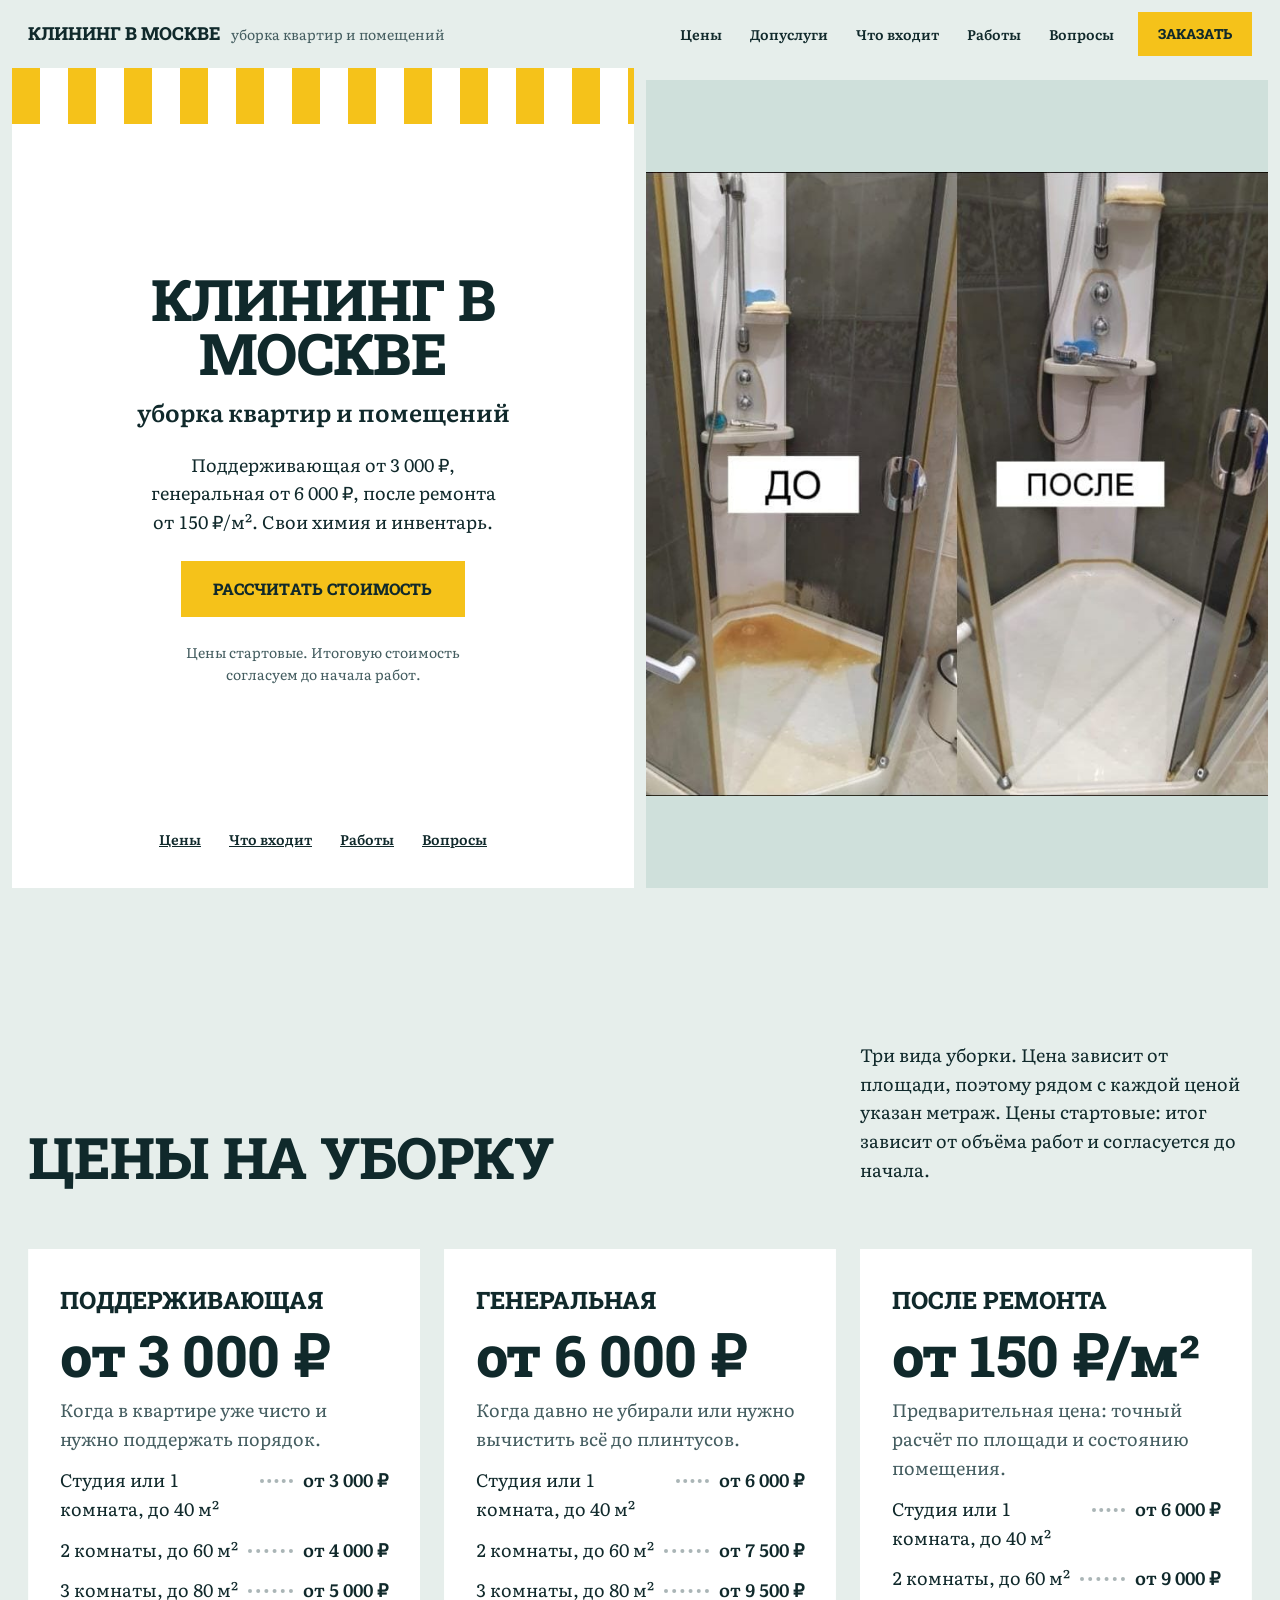
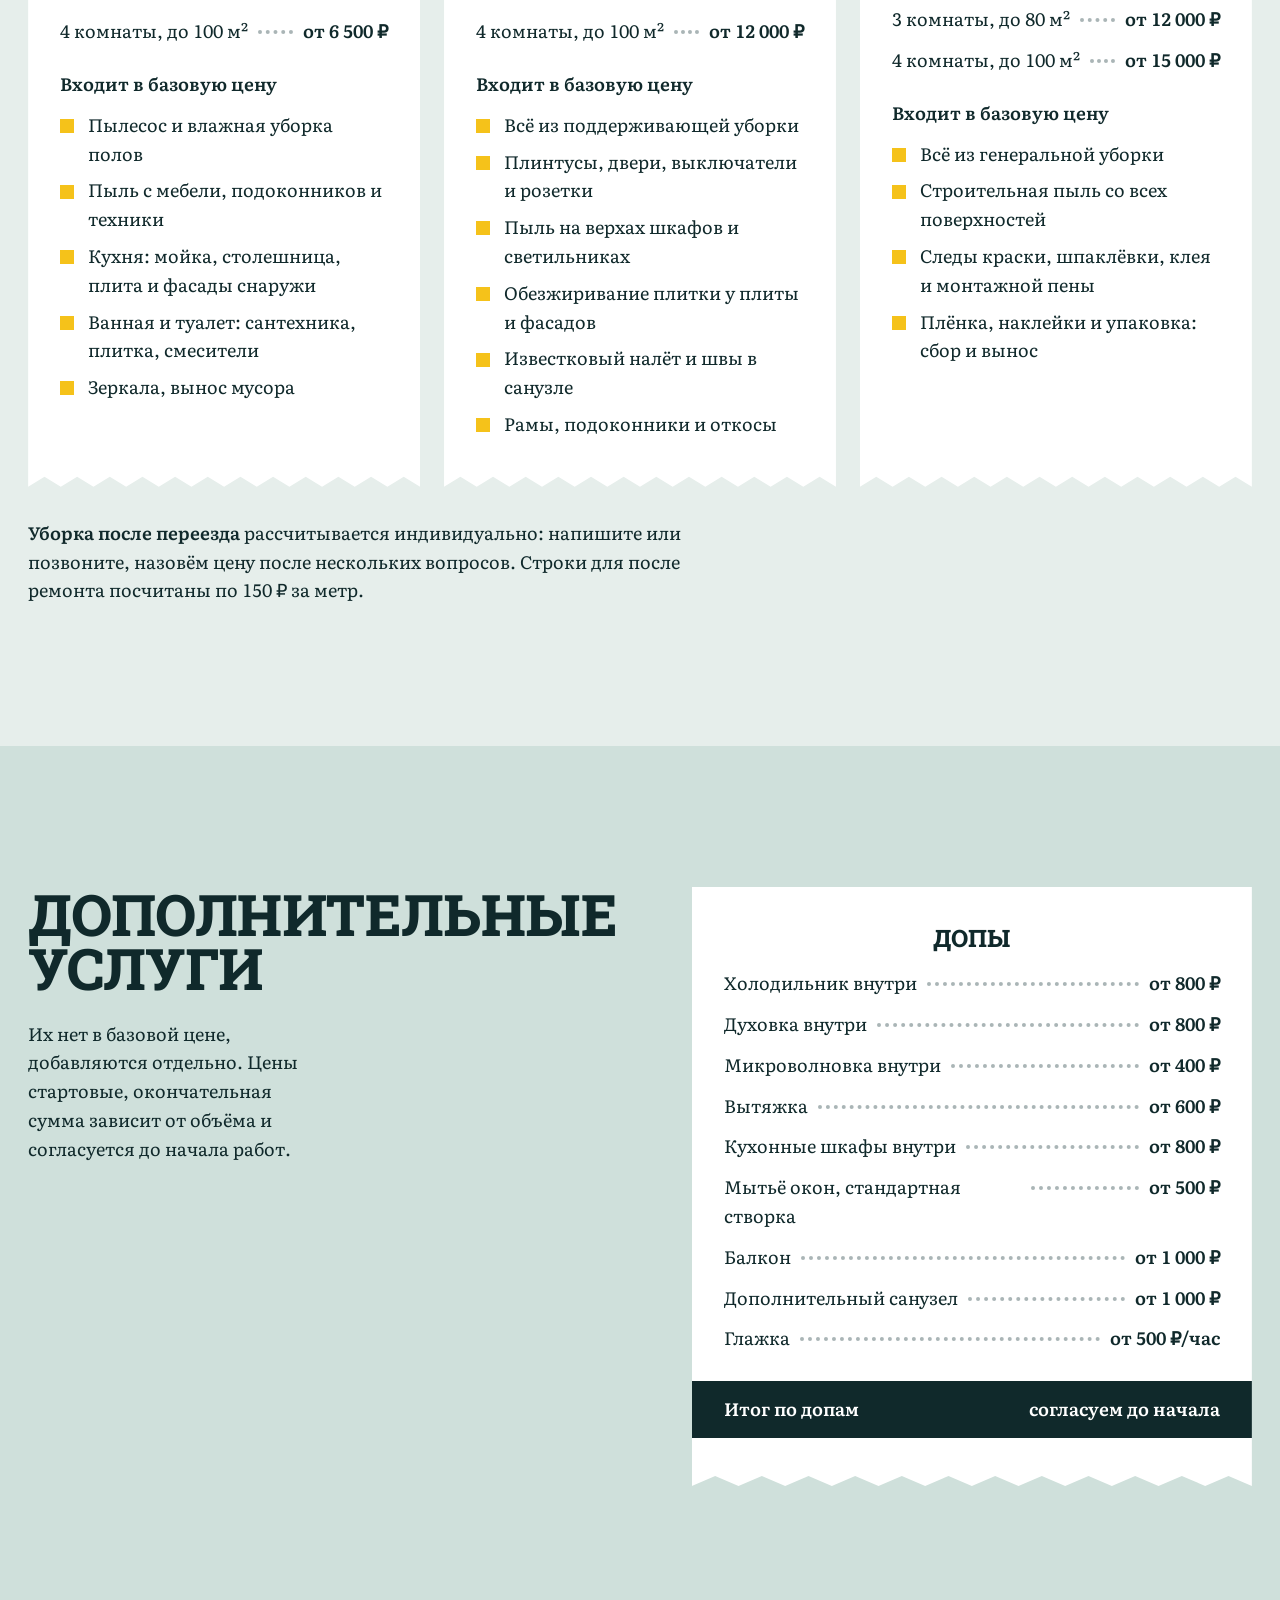
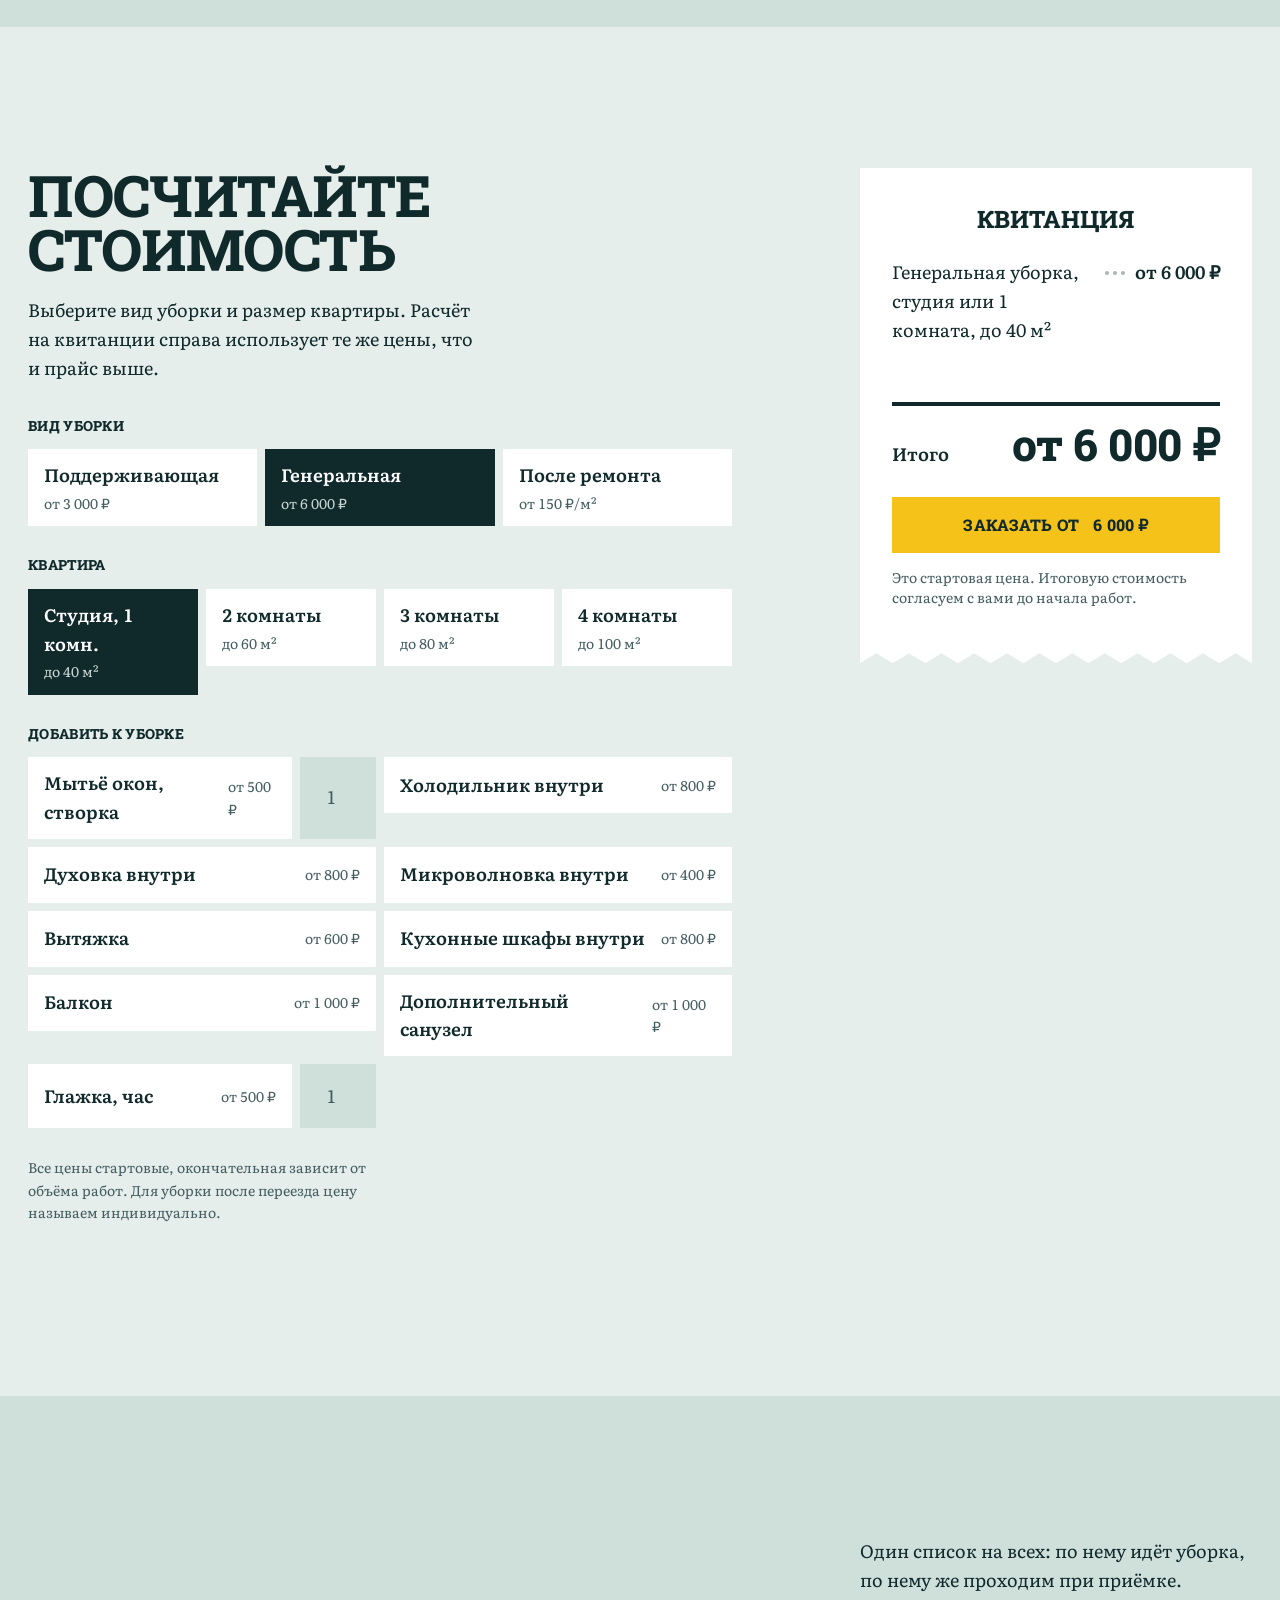
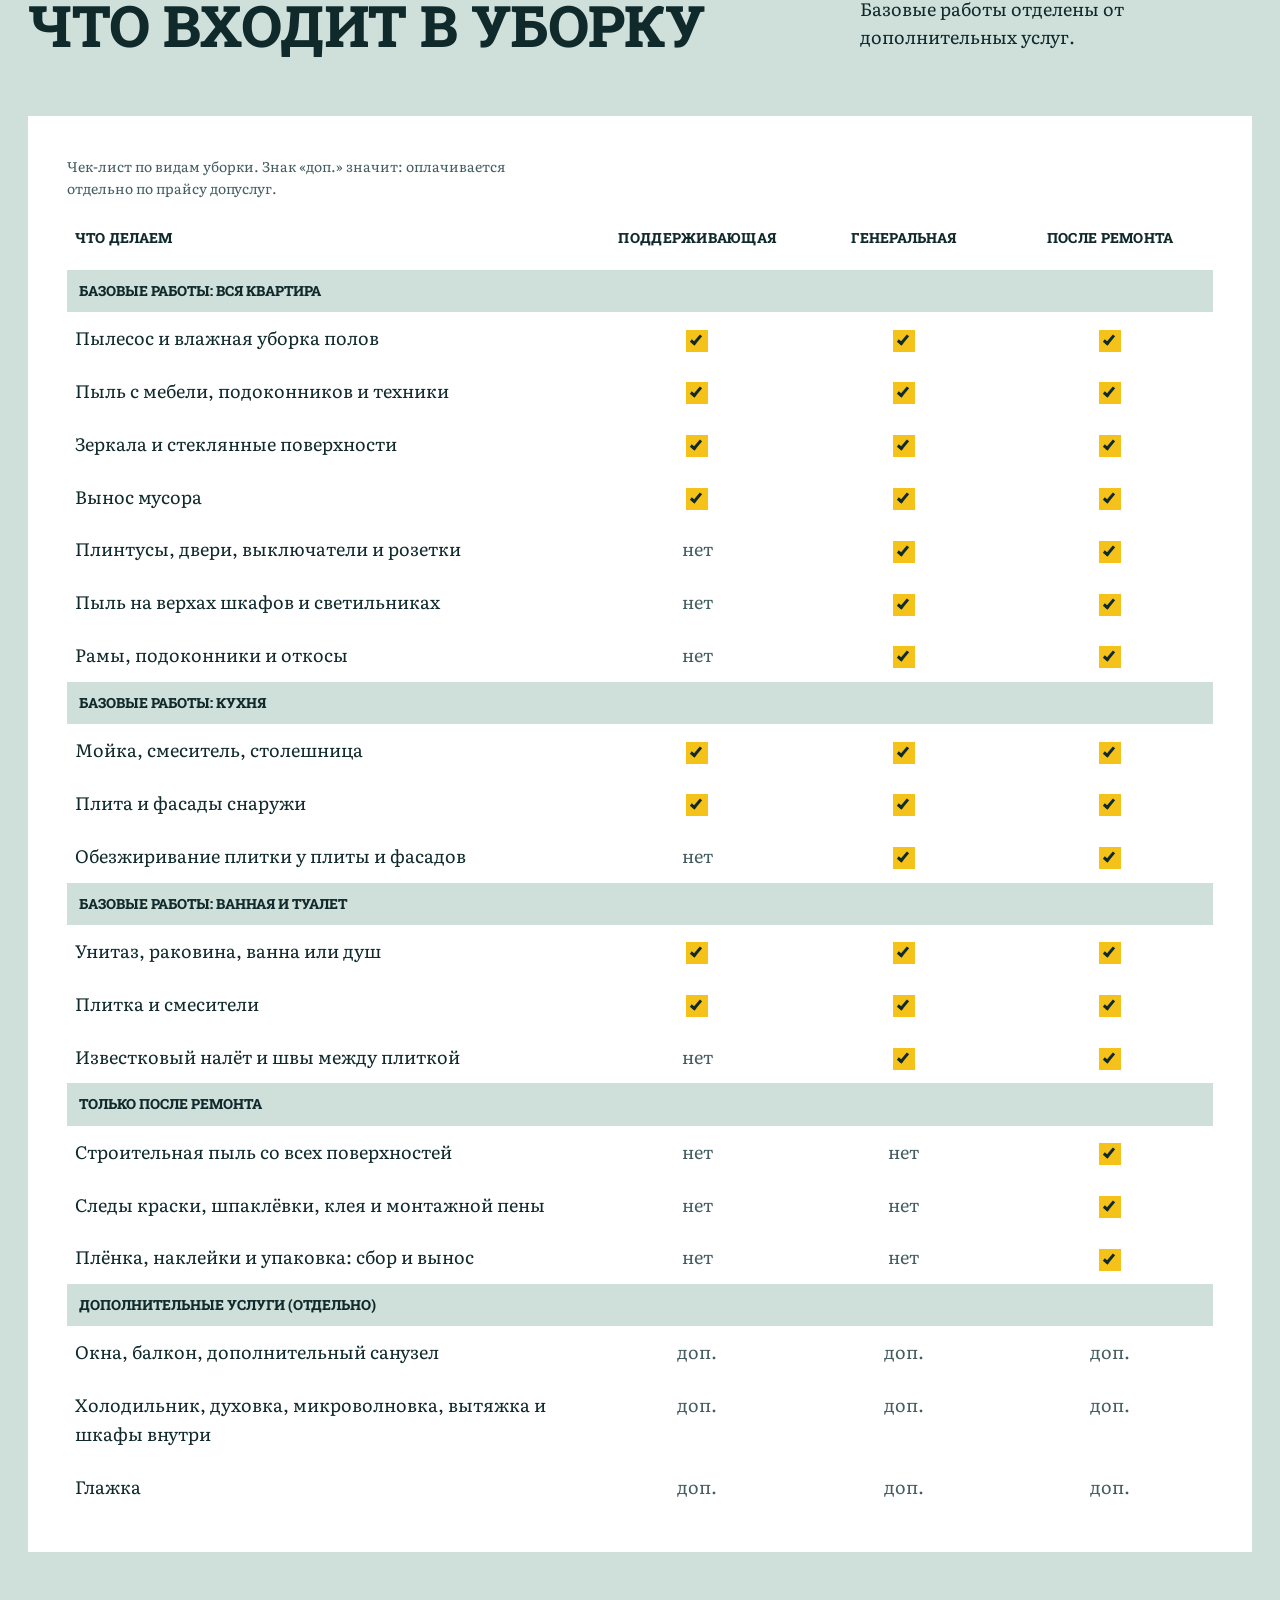
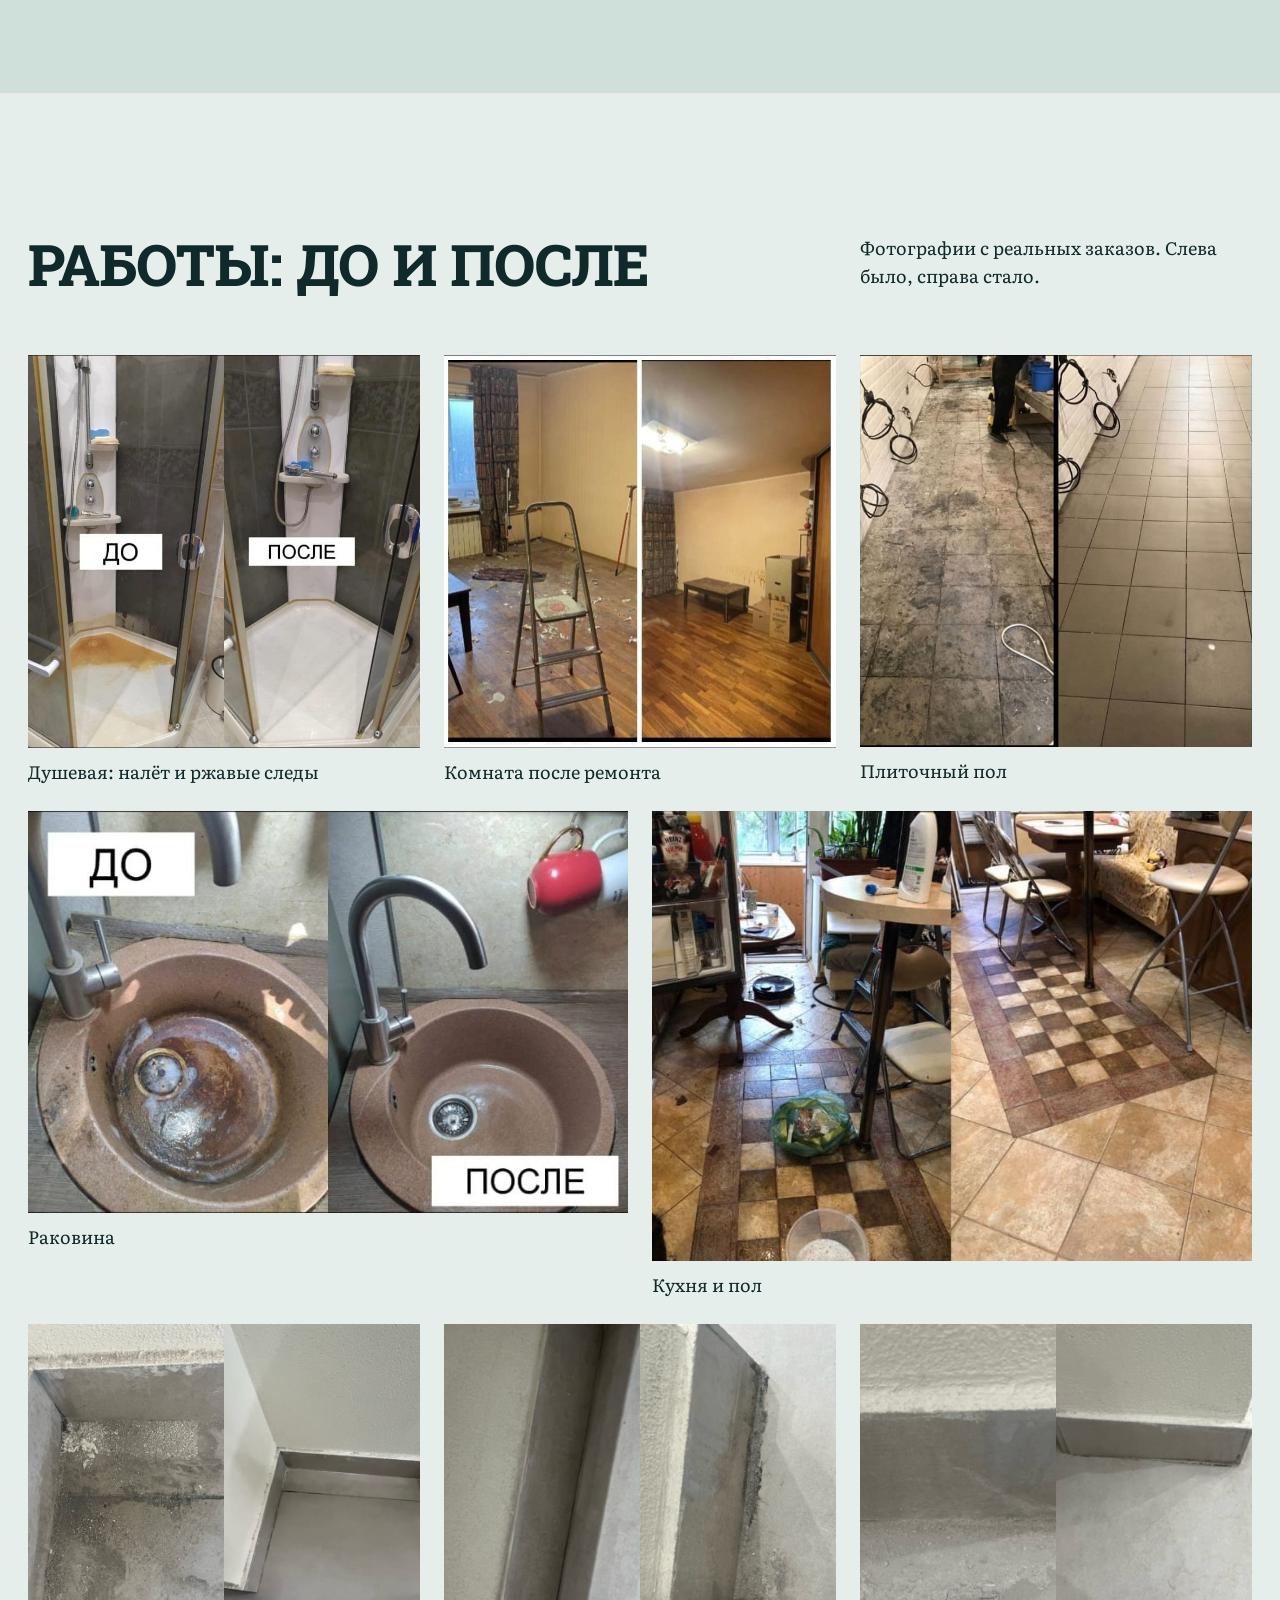
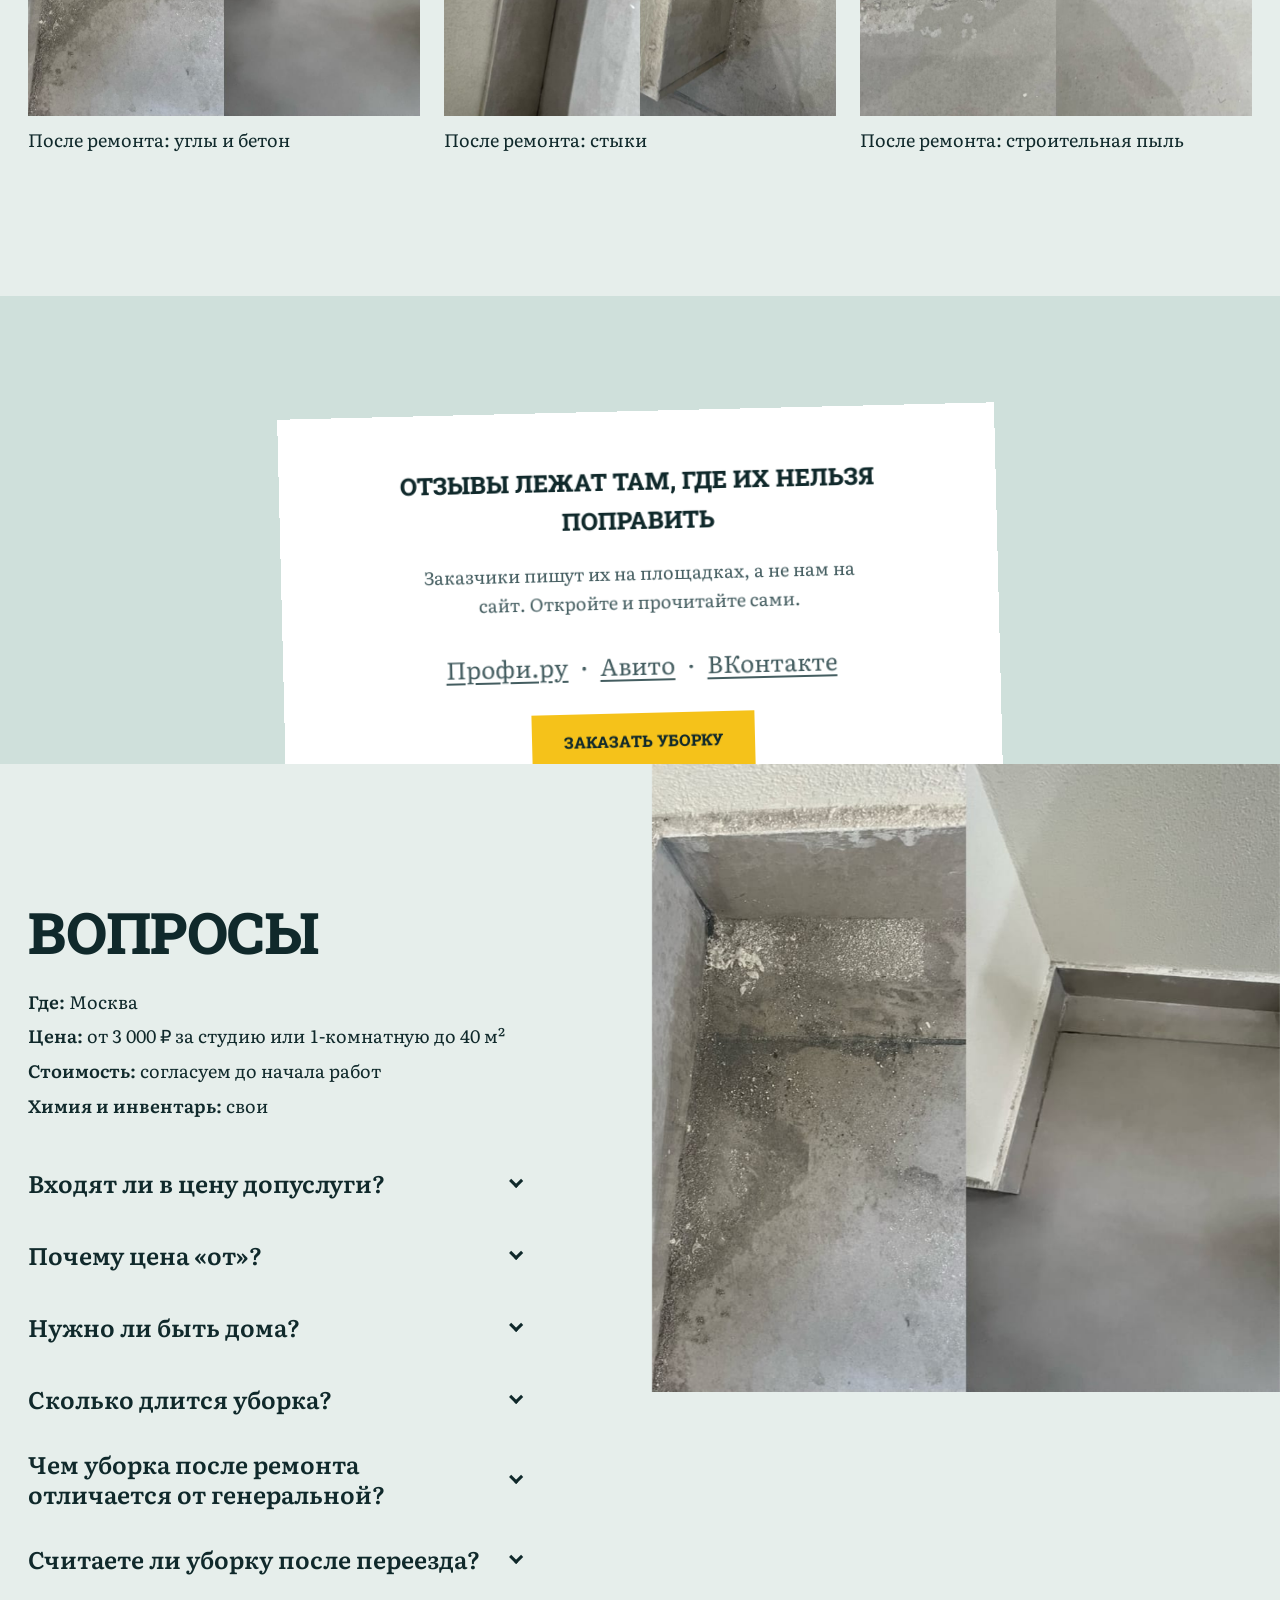
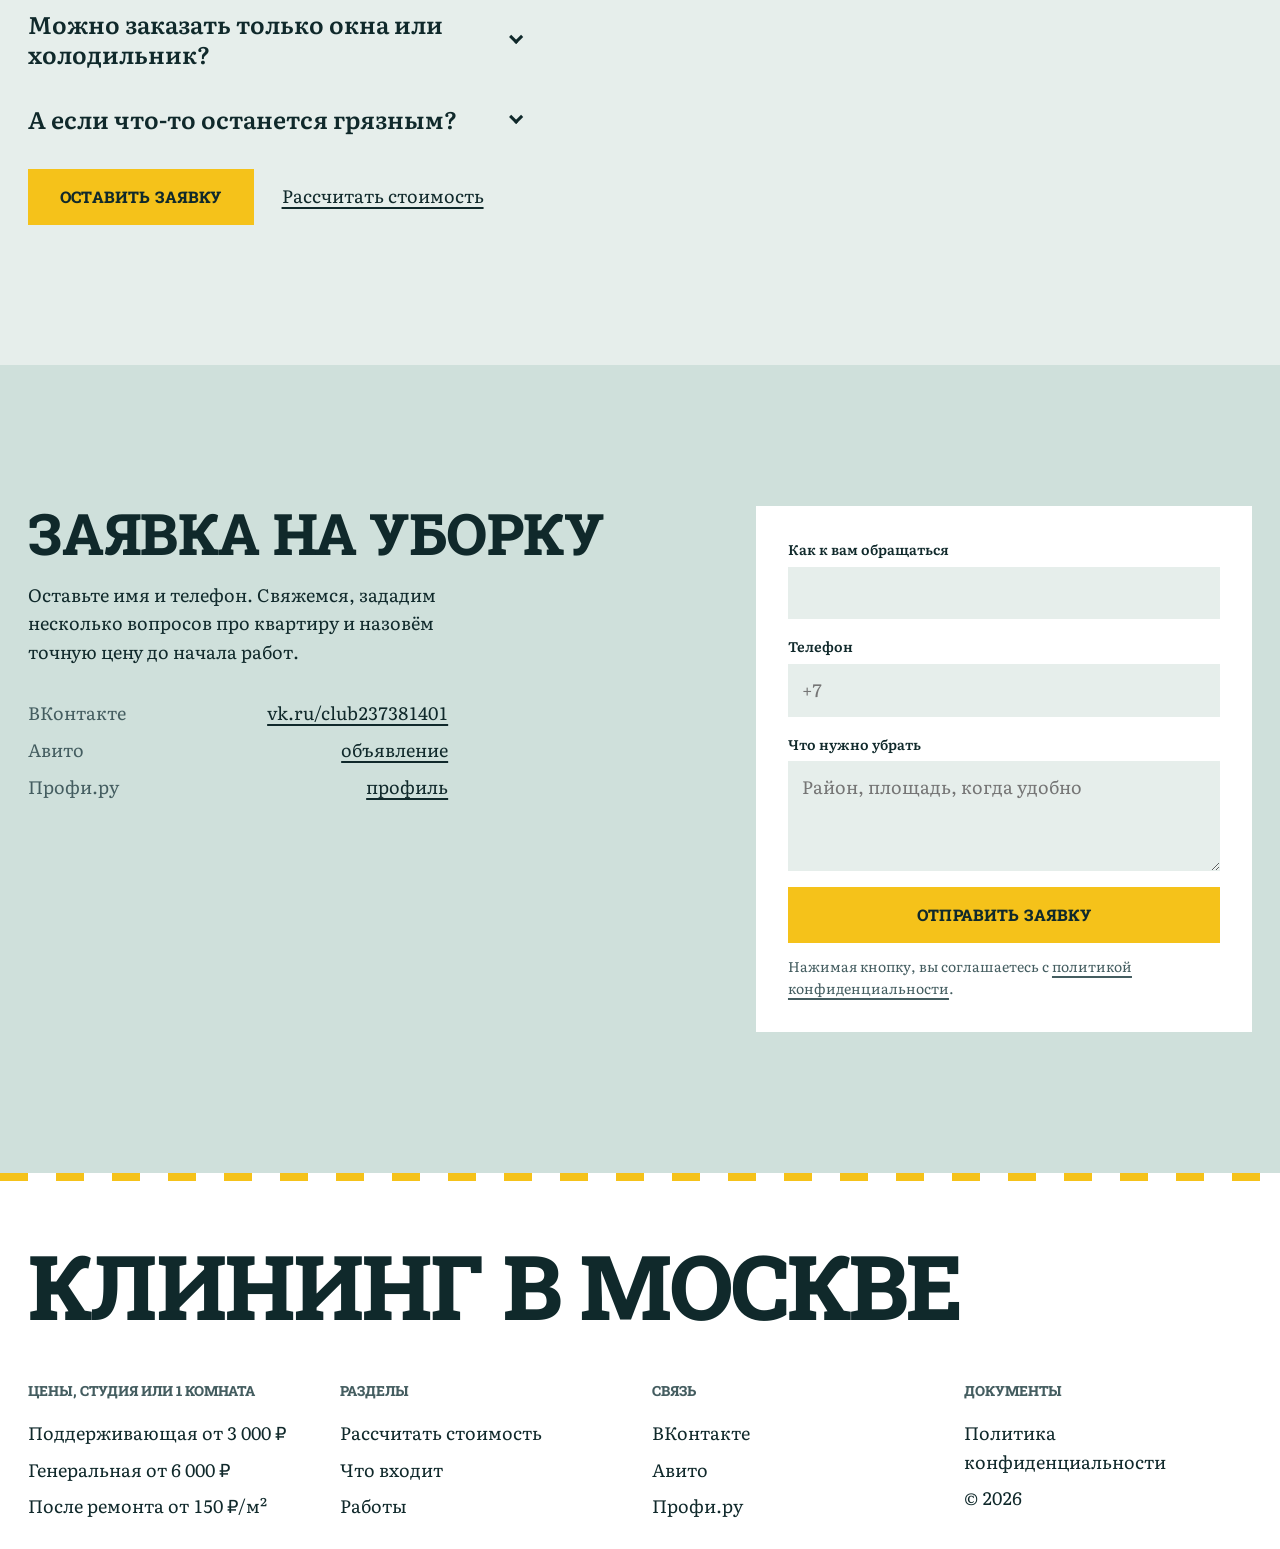
<file: index.html>
<!DOCTYPE html>
<html lang="ru">
<head>
<meta charset="UTF-8">
<meta name="viewport" content="width=device-width, initial-scale=1">
<title>Клининг в Москве: уборка квартир и помещений от 3 000 ₽</title>
<meta name="description" content="Клининг в Москве: уборка квартир и помещений. Поддерживающая от 3 000 ₽, генеральная от 6 000 ₽, после ремонта от 150 ₽/м². Понятные цены по площади, свой инвентарь и химия, стоимость согласуем до начала работ.">
<meta name="theme-color" content="#e6eeeb">
<meta property="og:title" content="Клининг в Москве: уборка квартир и помещений">
<meta property="og:description" content="Три вида уборки с ценой по площади и списком, что входит. Калькулятор стоимости на странице.">
<meta property="og:type" content="website">
<link rel="icon" href="data:image/svg+xml,%3Csvg xmlns='http://www.w3.org/2000/svg' viewBox='0 0 64 64'%3E%3Crect width='64' height='64' fill='%2310292b'/%3E%3Crect x='14' y='14' width='36' height='36' fill='%23f5c21a'/%3E%3Cpath d='M23 33l7 7 12-14' fill='none' stroke='%2310292b' stroke-width='5'/%3E%3C/svg%3E">
<link rel="preload" href="fonts/RobotoSlab-800-cyrillic.woff2" as="font" type="font/woff2" crossorigin>
<link rel="stylesheet" href="styles.css">
<script type="application/ld+json">
{"@context":"https://schema.org","@type":"Service","name":"Клининг в Москве: уборка квартир и помещений","serviceType":"Клининг","areaServed":{"@type":"City","name":"Москва"},"offers":[{"@type":"Offer","name":"Поддерживающая уборка, студия или 1-комнатная квартира до 40 м²","price":"3000","priceCurrency":"RUB"},{"@type":"Offer","name":"Генеральная уборка, студия или 1-комнатная квартира до 40 м²","price":"6000","priceCurrency":"RUB"},{"@type":"Offer","name":"Уборка после ремонта, за квадратный метр","price":"150","priceCurrency":"RUB"}]}
</script>
</head>
<body id="top">
<a class="skip" href="#price">К расчёту стоимости</a>

<header class="header" id="header">
  <div class="wrap header__inner">
    <a class="logo" href="#top" aria-label="Клининг в Москве, на главную">
      <span class="logo__name">Клининг в Москве</span>
      <span class="logo__sfx">уборка квартир и помещений</span>
    </a>
    <nav class="nav" aria-label="Разделы">
      <a href="#kinds">Цены</a>
      <a href="#extras">Допуслуги</a>
      <a href="#act">Что входит</a>
      <a href="#works">Работы</a>
      <a href="#faq">Вопросы</a>
    </nav>
    <a class="btn" href="#contact">Заказать</a>
    <button class="burger" id="burger" type="button" aria-expanded="false" aria-controls="menu">Меню</button>
  </div>
  <nav class="menu" id="menu" aria-label="Разделы">
    <a href="#kinds">Цены</a>
    <a href="#extras">Допуслуги</a>
    <a href="#act">Что входит</a>
    <a href="#works">Работы</a>
    <a href="#faq">Вопросы</a>
    <a class="btn" href="#contact">Заказать уборку</a>
  </nav>
</header>

<main>
  <section class="hero" aria-labelledby="h1">
    <div class="hero__card">
      <div class="stripe" aria-hidden="true"></div>
      <div class="hero__body">
        <h1 class="display" id="h1"><span class="h1__main">Клининг в Москве</span><span class="h1__sub">уборка квартир и помещений</span></h1>
        <p class="hero__lead">Поддерживающая от 3&nbsp;000&nbsp;₽, генеральная от 6&nbsp;000&nbsp;₽, после ремонта от 150&nbsp;₽/м². Свои химия и инвентарь.</p>
        <a class="btn" href="#price">Рассчитать стоимость</a>
        <p class="small muted hero__fine">Цены стартовые. Итоговую стоимость согласуем до начала работ.</p>
      </div>
      <div class="hero__links">
        <a href="#kinds">Цены</a>
        <a href="#act">Что входит</a>
        <a href="#works">Работы</a>
        <a href="#faq">Вопросы</a>
      </div>
    </div>
    <figure class="hero__room" id="room">
      <img class="is-on" src="img/work-shower.jpg" width="738" height="740" alt="Душевая кабина до и после уборки: убран налёт и ржавые следы на поддоне" fetchpriority="high">
      <img src="img/work-room.jpg" width="738" height="740" alt="Комната после ремонта: строительный мусор до уборки и чистый пол после" loading="lazy">
      <img src="img/work-sink.jpg" width="738" height="494" alt="Раковина до и после уборки: убраны ржавые разводы" loading="lazy">
    </figure>
  </section>

  <section class="section wrap" id="kinds" aria-labelledby="h-kinds">
    <div class="grid12 intro__top">
      <h2 class="display head" id="h-kinds">Цены на уборку</h2>
      <p>Три вида уборки. Цена зависит от площади, поэтому рядом с каждой ценой указан метраж. Цены стартовые: итог зависит от объёма работ и согласуется до начала.</p>
    </div>
    <div class="kinds">
      <article class="slip kind" aria-labelledby="k1">
        <h3 class="slip__title" id="k1">Поддерживающая</h3>
        <p class="kind__from">от 3&nbsp;000&nbsp;₽</p>
        <p class="kind__for">Когда в квартире уже чисто и нужно поддержать порядок.</p>
        <div class="row"><span class="row__what">Студия или 1 комната, до 40&nbsp;м²</span><span class="row__dots"></span><span class="row__val">от 3&nbsp;000&nbsp;₽</span></div>
        <div class="row"><span class="row__what">2 комнаты, до 60&nbsp;м²</span><span class="row__dots"></span><span class="row__val">от 4&nbsp;000&nbsp;₽</span></div>
        <div class="row"><span class="row__what">3 комнаты, до 80&nbsp;м²</span><span class="row__dots"></span><span class="row__val">от 5&nbsp;000&nbsp;₽</span></div>
        <div class="row"><span class="row__what">4 комнаты, до 100&nbsp;м²</span><span class="row__dots"></span><span class="row__val">от 6&nbsp;500&nbsp;₽</span></div>
        <p class="slip__group">Входит в базовую цену</p>
        <ul class="inc">
          <li>Пылесос и влажная уборка полов</li>
          <li>Пыль с мебели, подоконников и техники</li>
          <li>Кухня: мойка, столешница, плита и фасады снаружи</li>
          <li>Ванная и туалет: сантехника, плитка, смесители</li>
          <li>Зеркала, вынос мусора</li>
        </ul>
      </article>

      <article class="slip kind" aria-labelledby="k2">
        <h3 class="slip__title" id="k2">Генеральная</h3>
        <p class="kind__from">от 6&nbsp;000&nbsp;₽</p>
        <p class="kind__for">Когда давно не убирали или нужно вычистить всё до плинтусов.</p>
        <div class="row"><span class="row__what">Студия или 1 комната, до 40&nbsp;м²</span><span class="row__dots"></span><span class="row__val">от 6&nbsp;000&nbsp;₽</span></div>
        <div class="row"><span class="row__what">2 комнаты, до 60&nbsp;м²</span><span class="row__dots"></span><span class="row__val">от 7&nbsp;500&nbsp;₽</span></div>
        <div class="row"><span class="row__what">3 комнаты, до 80&nbsp;м²</span><span class="row__dots"></span><span class="row__val">от 9&nbsp;500&nbsp;₽</span></div>
        <div class="row"><span class="row__what">4 комнаты, до 100&nbsp;м²</span><span class="row__dots"></span><span class="row__val">от 12&nbsp;000&nbsp;₽</span></div>
        <p class="slip__group">Входит в базовую цену</p>
        <ul class="inc">
          <li>Всё из поддерживающей уборки</li>
          <li>Плинтусы, двери, выключатели и розетки</li>
          <li>Пыль на верхах шкафов и светильниках</li>
          <li>Обезжиривание плитки у плиты и фасадов</li>
          <li>Известковый налёт и швы в санузле</li>
          <li>Рамы, подоконники и откосы</li>
        </ul>
      </article>

      <article class="slip kind" aria-labelledby="k3">
        <h3 class="slip__title" id="k3">После ремонта</h3>
        <p class="kind__from">от 150&nbsp;₽/м²</p>
        <p class="kind__for">Предварительная цена: точный расчёт по площади и состоянию помещения.</p>
        <div class="row"><span class="row__what">Студия или 1 комната, до 40&nbsp;м²</span><span class="row__dots"></span><span class="row__val">от 6&nbsp;000&nbsp;₽</span></div>
        <div class="row"><span class="row__what">2 комнаты, до 60&nbsp;м²</span><span class="row__dots"></span><span class="row__val">от 9&nbsp;000&nbsp;₽</span></div>
        <div class="row"><span class="row__what">3 комнаты, до 80&nbsp;м²</span><span class="row__dots"></span><span class="row__val">от 12&nbsp;000&nbsp;₽</span></div>
        <div class="row"><span class="row__what">4 комнаты, до 100&nbsp;м²</span><span class="row__dots"></span><span class="row__val">от 15&nbsp;000&nbsp;₽</span></div>
        <p class="slip__group">Входит в базовую цену</p>
        <ul class="inc">
          <li>Всё из генеральной уборки</li>
          <li>Строительная пыль со всех поверхностей</li>
          <li>Следы краски, шпаклёвки, клея и монтажной пены</li>
          <li>Плёнка, наклейки и упаковка: сбор и вынос</li>
        </ul>
      </article>
    </div>
    <p class="kinds__note"><b>Уборка после переезда</b> рассчитывается индивидуально: напишите или позвоните, назовём цену после нескольких вопросов. Строки для после ремонта посчитаны по 150&nbsp;₽ за метр.</p>
  </section>

  <section class="section section--field" id="extras" aria-labelledby="h-extras">
    <div class="wrap grid12 how">
      <div class="how__text">
        <h2 class="display head" id="h-extras">Дополнительные услуги</h2>
        <p>Их нет в базовой цене, добавляются отдельно. Цены стартовые, окончательная сумма зависит от объёма и согласуется до начала работ.</p>
      </div>
      <div class="slip extras-slip">
        <p class="slip__title">Допы</p>
        <div class="row"><span class="row__what">Холодильник внутри</span><span class="row__dots"></span><span class="row__val">от 800&nbsp;₽</span></div>
        <div class="row"><span class="row__what">Духовка внутри</span><span class="row__dots"></span><span class="row__val">от 800&nbsp;₽</span></div>
        <div class="row"><span class="row__what">Микроволновка внутри</span><span class="row__dots"></span><span class="row__val">от 400&nbsp;₽</span></div>
        <div class="row"><span class="row__what">Вытяжка</span><span class="row__dots"></span><span class="row__val">от 600&nbsp;₽</span></div>
        <div class="row"><span class="row__what">Кухонные шкафы внутри</span><span class="row__dots"></span><span class="row__val">от 800&nbsp;₽</span></div>
        <div class="row"><span class="row__what">Мытьё окон, стандартная створка</span><span class="row__dots"></span><span class="row__val">от 500&nbsp;₽</span></div>
        <div class="row"><span class="row__what">Балкон</span><span class="row__dots"></span><span class="row__val">от 1&nbsp;000&nbsp;₽</span></div>
        <div class="row"><span class="row__what">Дополнительный санузел</span><span class="row__dots"></span><span class="row__val">от 1&nbsp;000&nbsp;₽</span></div>
        <div class="row"><span class="row__what">Глажка</span><span class="row__dots"></span><span class="row__val">от 500&nbsp;₽/час</span></div>
        <div class="slip__result"><span>Итог по допам</span><span>согласуем до начала</span></div>
      </div>
    </div>
  </section>

  <section class="section wrap" id="price" aria-labelledby="h-price">
    <div class="grid12 calc">
      <div class="calc__form">
        <h2 class="display head" id="h-price">Посчитайте стоимость</h2>
        <p>Выберите вид уборки и размер квартиры. Расчёт на квитанции справа использует те же цены, что и прайс выше.</p>
        <fieldset>
          <legend>Вид уборки</legend>
          <div class="opts opts--kinds">
            <div class="opt"><input type="radio" name="kind" id="k-sup" value="sup"><label for="k-sup"><b>Поддерживающая</b><span>от 3 000 ₽</span></label></div>
            <div class="opt"><input type="radio" name="kind" id="k-gen" value="gen" checked><label for="k-gen"><b>Генеральная</b><span>от 6 000 ₽</span></label></div>
            <div class="opt"><input type="radio" name="kind" id="k-rep" value="rep"><label for="k-rep"><b>После ремонта</b><span>от 150 ₽/м²</span></label></div>
          </div>
        </fieldset>
        <fieldset id="rooms-box">
          <legend>Квартира</legend>
          <div class="opts opts--rooms">
            <div class="opt"><input type="radio" name="rooms" id="r-1" value="1" checked><label for="r-1"><b>Студия, 1 комн.</b><span>до 40 м²</span></label></div>
            <div class="opt"><input type="radio" name="rooms" id="r-2" value="2"><label for="r-2"><b>2 комнаты</b><span>до 60 м²</span></label></div>
            <div class="opt"><input type="radio" name="rooms" id="r-3" value="3"><label for="r-3"><b>3 комнаты</b><span>до 80 м²</span></label></div>
            <div class="opt"><input type="radio" name="rooms" id="r-4" value="4"><label for="r-4"><b>4 комнаты</b><span>до 100 м²</span></label></div>
          </div>
        </fieldset>
        <fieldset id="area-box" hidden>
          <legend>Площадь после ремонта</legend>
          <div class="field" style="max-width:260px">
            <label for="area">Площадь, м²</label>
            <input id="area" type="number" inputmode="numeric" min="10" max="500" value="40">
          </div>
        </fieldset>
        <fieldset>
          <legend>Добавить к уборке</legend>
          <div class="opts opts--extras" id="extras-opts">
            <div class="opt opt--qty"><input type="checkbox" id="x-win" data-price="500" data-name="Мытьё окон" data-unit="створка"><label for="x-win"><b>Мытьё окон, створка</b><span>от 500 ₽</span></label><input class="qty" type="number" min="1" max="30" value="1" disabled aria-label="Количество створок"></div>
            <div class="opt"><input type="checkbox" id="x-fri" data-price="800" data-name="Холодильник внутри"><label for="x-fri"><b>Холодильник внутри</b><span>от 800 ₽</span></label></div>
            <div class="opt"><input type="checkbox" id="x-ove" data-price="800" data-name="Духовка внутри"><label for="x-ove"><b>Духовка внутри</b><span>от 800 ₽</span></label></div>
            <div class="opt"><input type="checkbox" id="x-mic" data-price="400" data-name="Микроволновка внутри"><label for="x-mic"><b>Микроволновка внутри</b><span>от 400 ₽</span></label></div>
            <div class="opt"><input type="checkbox" id="x-hood" data-price="600" data-name="Вытяжка"><label for="x-hood"><b>Вытяжка</b><span>от 600 ₽</span></label></div>
            <div class="opt"><input type="checkbox" id="x-cab" data-price="800" data-name="Кухонные шкафы внутри"><label for="x-cab"><b>Кухонные шкафы внутри</b><span>от 800 ₽</span></label></div>
            <div class="opt"><input type="checkbox" id="x-bal" data-price="1000" data-name="Балкон"><label for="x-bal"><b>Балкон</b><span>от 1 000 ₽</span></label></div>
            <div class="opt"><input type="checkbox" id="x-wc" data-price="1000" data-name="Дополнительный санузел"><label for="x-wc"><b>Дополнительный санузел</b><span>от 1 000 ₽</span></label></div>
            <div class="opt opt--qty"><input type="checkbox" id="x-iron" data-price="500" data-name="Глажка" data-unit="час"><label for="x-iron"><b>Глажка, час</b><span>от 500 ₽</span></label><input class="qty" type="number" min="1" max="12" value="1" disabled aria-label="Количество часов"></div>
          </div>
        </fieldset>
        <p class="small muted calc__note">Все цены стартовые, окончательная зависит от объёма работ. Для уборки после переезда цену называем индивидуально.</p>
      </div>
      <div class="slip" id="receipt">
        <p class="slip__title">Квитанция</p>
        <div class="slip__rows" id="rows" aria-live="polite">
          <div class="row"><span class="row__what">Генеральная уборка, студия или 1 комната, до 40&nbsp;м²</span><span class="row__dots"></span><span class="row__val">от 6&nbsp;000&nbsp;₽</span></div>
        </div>
        <div class="slip__bar" aria-hidden="true"></div>
        <p class="slip__total"><span>Итого</span><output id="total" for="k-sup k-gen k-rep r-1 r-2 r-3 r-4 area">от 6&nbsp;000&nbsp;₽</output></p>
        <a class="btn btn--block" id="order" href="#contact">Заказать от&nbsp;<span id="order-sum">6&nbsp;000&nbsp;₽</span></a>
        <p class="slip__fine">Это стартовая цена. Итоговую стоимость согласуем с вами до начала работ.</p>
      </div>
    </div>
  </section>

  <section class="section section--field" id="act" aria-labelledby="h-act">
    <div class="wrap">
      <div class="act__head">
        <h2 class="display head" id="h-act">Что входит в уборку</h2>
        <p>Один список на всех: по нему идёт уборка, по нему же проходим при приёмке. Базовые работы отделены от дополнительных услуг.</p>
      </div>
      <div class="sheet">
        <table>
          <caption class="small muted" style="text-align:left;padding-bottom:16px">Чек-лист по видам уборки. Знак «доп.» значит: оплачивается отдельно по прайсу допуслуг.</caption>
          <thead>
            <tr><th scope="col">Что делаем</th><th scope="col">Поддерживающая</th><th scope="col">Генеральная</th><th scope="col">После ремонта</th></tr>
          </thead>
          <tbody>
            <tr class="zonerow"><th class="zone" colspan="4" scope="colgroup">Базовые работы: вся квартира</th></tr>
            <tr><th scope="row">Пылесос и влажная уборка полов</th><td><i class="tick" role="img" aria-label="входит"></i></td><td><i class="tick" role="img" aria-label="входит"></i></td><td><i class="tick" role="img" aria-label="входит"></i></td></tr>
            <tr><th scope="row">Пыль с мебели, подоконников и техники</th><td><i class="tick" role="img" aria-label="входит"></i></td><td><i class="tick" role="img" aria-label="входит"></i></td><td><i class="tick" role="img" aria-label="входит"></i></td></tr>
            <tr><th scope="row">Зеркала и стеклянные поверхности</th><td><i class="tick" role="img" aria-label="входит"></i></td><td><i class="tick" role="img" aria-label="входит"></i></td><td><i class="tick" role="img" aria-label="входит"></i></td></tr>
            <tr><th scope="row">Вынос мусора</th><td><i class="tick" role="img" aria-label="входит"></i></td><td><i class="tick" role="img" aria-label="входит"></i></td><td><i class="tick" role="img" aria-label="входит"></i></td></tr>
            <tr><th scope="row">Плинтусы, двери, выключатели и розетки</th><td class="no">нет</td><td><i class="tick" role="img" aria-label="входит"></i></td><td><i class="tick" role="img" aria-label="входит"></i></td></tr>
            <tr><th scope="row">Пыль на верхах шкафов и светильниках</th><td class="no">нет</td><td><i class="tick" role="img" aria-label="входит"></i></td><td><i class="tick" role="img" aria-label="входит"></i></td></tr>
            <tr><th scope="row">Рамы, подоконники и откосы</th><td class="no">нет</td><td><i class="tick" role="img" aria-label="входит"></i></td><td><i class="tick" role="img" aria-label="входит"></i></td></tr>
            <tr class="zonerow"><th class="zone" colspan="4" scope="colgroup">Базовые работы: кухня</th></tr>
            <tr><th scope="row">Мойка, смеситель, столешница</th><td><i class="tick" role="img" aria-label="входит"></i></td><td><i class="tick" role="img" aria-label="входит"></i></td><td><i class="tick" role="img" aria-label="входит"></i></td></tr>
            <tr><th scope="row">Плита и фасады снаружи</th><td><i class="tick" role="img" aria-label="входит"></i></td><td><i class="tick" role="img" aria-label="входит"></i></td><td><i class="tick" role="img" aria-label="входит"></i></td></tr>
            <tr><th scope="row">Обезжиривание плитки у плиты и фасадов</th><td class="no">нет</td><td><i class="tick" role="img" aria-label="входит"></i></td><td><i class="tick" role="img" aria-label="входит"></i></td></tr>
            <tr class="zonerow"><th class="zone" colspan="4" scope="colgroup">Базовые работы: ванная и туалет</th></tr>
            <tr><th scope="row">Унитаз, раковина, ванна или душ</th><td><i class="tick" role="img" aria-label="входит"></i></td><td><i class="tick" role="img" aria-label="входит"></i></td><td><i class="tick" role="img" aria-label="входит"></i></td></tr>
            <tr><th scope="row">Плитка и смесители</th><td><i class="tick" role="img" aria-label="входит"></i></td><td><i class="tick" role="img" aria-label="входит"></i></td><td><i class="tick" role="img" aria-label="входит"></i></td></tr>
            <tr><th scope="row">Известковый налёт и швы между плиткой</th><td class="no">нет</td><td><i class="tick" role="img" aria-label="входит"></i></td><td><i class="tick" role="img" aria-label="входит"></i></td></tr>
            <tr class="zonerow"><th class="zone" colspan="4" scope="colgroup">Только после ремонта</th></tr>
            <tr><th scope="row">Строительная пыль со всех поверхностей</th><td class="no">нет</td><td class="no">нет</td><td><i class="tick" role="img" aria-label="входит"></i></td></tr>
            <tr><th scope="row">Следы краски, шпаклёвки, клея и монтажной пены</th><td class="no">нет</td><td class="no">нет</td><td><i class="tick" role="img" aria-label="входит"></i></td></tr>
            <tr><th scope="row">Плёнка, наклейки и упаковка: сбор и вынос</th><td class="no">нет</td><td class="no">нет</td><td><i class="tick" role="img" aria-label="входит"></i></td></tr>
            <tr class="zonerow"><th class="zone" colspan="4" scope="colgroup">Дополнительные услуги (отдельно)</th></tr>
            <tr><th scope="row">Окна, балкон, дополнительный санузел</th><td class="no">доп.</td><td class="no">доп.</td><td class="no">доп.</td></tr>
            <tr><th scope="row">Холодильник, духовка, микроволновка, вытяжка и шкафы внутри</th><td class="no">доп.</td><td class="no">доп.</td><td class="no">доп.</td></tr>
            <tr><th scope="row">Глажка</th><td class="no">доп.</td><td class="no">доп.</td><td class="no">доп.</td></tr>
          </tbody>
        </table>
      </div>
    </div>
  </section>

  <section class="section wrap" id="works" aria-labelledby="h-works">
    <div class="grid12 intro__top">
      <h2 class="display head" id="h-works">Работы: до и после</h2>
      <p>Фотографии с реальных заказов. Слева было, справа стало.</p>
    </div>
    <div class="gallery">
      <figure class="g g--4"><img src="img/work-shower.jpg" width="738" height="740" alt="Душевая кабина до и после уборки" loading="lazy"><figcaption>Душевая: налёт и ржавые следы</figcaption></figure>
      <figure class="g g--4"><img src="img/work-room.jpg" width="738" height="740" alt="Комната после ремонта до и после уборки" loading="lazy"><figcaption>Комната после ремонта</figcaption></figure>
      <figure class="g g--4"><img src="img/work-tiles.jpg" width="720" height="720" alt="Плиточный пол до и после уборки" loading="lazy"><figcaption>Плиточный пол</figcaption></figure>
      <figure class="g g--6"><img src="img/work-sink.jpg" width="738" height="494" alt="Раковина до и после уборки" loading="lazy"><figcaption>Раковина</figcaption></figure>
      <figure class="g g--6"><img src="img/work-kitchen.jpg" width="738" height="554" alt="Кухня и пол до и после уборки" loading="lazy"><figcaption>Кухня и пол</figcaption></figure>
      <figure class="g g--4"><img src="img/work-repair-a.jpg" width="900" height="900" alt="Бетонный пол и угол после ремонта до и после уборки" loading="lazy"><figcaption>После ремонта: углы и бетон</figcaption></figure>
      <figure class="g g--4"><img src="img/work-repair-b.jpg" width="900" height="900" alt="Стык стены и пола после ремонта до и после уборки" loading="lazy"><figcaption>После ремонта: стыки</figcaption></figure>
      <figure class="g g--4"><img src="img/work-repair-c.jpg" width="900" height="900" alt="Строительная пыль на поверхностях до и после уборки" loading="lazy"><figcaption>После ремонта: строительная пыль</figcaption></figure>
    </div>
  </section>

  <section class="proof" aria-labelledby="h-proof">
    <div class="proof__card">
      <h2 id="h-proof">Отзывы лежат там, где их нельзя поправить</h2>
      <p>Заказчики пишут их на площадках, а не нам на сайт. Откройте и прочитайте сами.</p>
      <p class="proof__names">
        <a class="link" href="https://profi.ru/profile/AlimusayevaTB2" target="_blank" rel="noopener">Профи.ру</a><span class="proof__sep" aria-hidden="true">·</span><a class="link" href="https://www.avito.ru/moskva/predlozheniya_uslug/uborka_generalnyy_8007084147" target="_blank" rel="noopener">Авито</a><span class="proof__sep" aria-hidden="true">·</span><a class="link" href="https://vk.ru/club237381401" target="_blank" rel="noopener">ВКонтакте</a>
      </p>
      <a class="btn" href="#contact">Заказать уборку</a>
    </div>
  </section>

  <section class="faq" id="faq" aria-labelledby="h-faq">
    <div class="faq__text">
      <h2 class="display head" id="h-faq">Вопросы</h2>
      <ul class="faq__facts">
        <li><b>Где:</b> Москва</li>
        <li><b>Цена:</b> от 3&nbsp;000&nbsp;₽ за студию или 1-комнатную до 40&nbsp;м²</li>
        <li><b>Стоимость:</b> согласуем до начала работ</li>
        <li><b>Химия и инвентарь:</b> свои</li>
      </ul>
      <div>
        <details><summary>Входят ли в цену допуслуги?</summary><p>Нет. В базовую цену входят работы из чек-листа. Холодильник, духовку, окна, балкон и другое добавляем отдельно, по прайсу допуслуг.</p></details>
        <details><summary>Почему цена «от»?</summary><p>Стартовая цена считается для типового состояния квартиры. Если площадь больше или помещение сильно загрязнено, называем итоговую сумму до начала работ, и вы соглашаетесь с ней заранее.</p></details>
        <details><summary>Нужно ли быть дома?</summary><p>Можно оставить ключи или быть дома, как удобнее. В первый раз лучше принять уборку вместе: пройдём по списку и сразу исправим, что не понравится.</p></details>
        <details><summary>Сколько длится уборка?</summary><p>Зависит от площади и состояния квартиры. Время назовём вместе с ценой, до начала работ.</p></details>
        <details><summary>Чем уборка после ремонта отличается от генеральной?</summary><p>Здесь убираем строительную пыль, следы краски, шпаклёвки и клея. Обычными средствами это не берётся, поэтому и расчёт идёт по площади, от 150&nbsp;₽/м².</p></details>
        <details><summary>Считаете ли уборку после переезда?</summary><p>Да, рассчитываем индивидуально: напишите, сколько комнат и в каком состоянии квартира.</p></details>
        <details><summary>Можно заказать только окна или холодильник?</summary><p>Да. Напишите, что нужно, и назовём цену. Отдельные услуги считаем по прайсу допуслуг.</p></details>
        <details><summary>А если что-то останется грязным?</summary><p>Скажите при приёмке, пока мы на месте. Пройдёмся по этому месту ещё раз.</p></details>
      </div>
      <div class="faq__actions">
        <a class="btn" href="#contact">Оставить заявку</a>
        <a class="link" href="#price">Рассчитать стоимость</a>
      </div>
    </div>
    <div class="faq__photos">
      <img class="faq__tall" src="img/work-repair-a.jpg" width="900" height="900" alt="Бетонный пол и угол после ремонта до и после уборки" loading="lazy">
    </div>
  </section>

  <section class="section section--field contact" id="contact" aria-labelledby="h-contact">
    <div class="wrap grid12 contact__grid">
      <div class="contact__text">
        <h2 class="display head" id="h-contact">Заявка на уборку</h2>
        <p>Оставьте имя и телефон. Свяжемся, зададим несколько вопросов про квартиру и назовём точную цену до начала работ.</p>
        <ul class="contact__links">
          <li><span>ВКонтакте</span><a class="link" href="https://vk.ru/club237381401" target="_blank" rel="noopener">vk.ru/club237381401</a></li>
          <li><span>Авито</span><a class="link" href="https://www.avito.ru/moskva/predlozheniya_uslug/uborka_generalnyy_8007084147" target="_blank" rel="noopener">объявление</a></li>
          <li><span>Профи.ру</span><a class="link" href="https://profi.ru/profile/AlimusayevaTB2" target="_blank" rel="noopener">профиль</a></li>
        </ul>
      </div>
      <div class="contact__card">
        <form id="leadForm" novalidate>
          <input class="hp" type="text" name="_gotcha" tabindex="-1" autocomplete="off" aria-hidden="true">
          <div class="field">
            <label for="f-name">Как к вам обращаться</label>
            <input id="f-name" name="name" type="text" autocomplete="name" required>
          </div>
          <div class="field">
            <label for="f-phone">Телефон</label>
            <input id="f-phone" name="phone" type="tel" inputmode="tel" autocomplete="tel" placeholder="+7" required>
          </div>
          <div class="field">
            <label for="f-comment">Что нужно убрать</label>
            <textarea id="f-comment" name="comment" placeholder="Район, площадь, когда удобно"></textarea>
          </div>
          <button class="btn btn--block" type="submit">Отправить заявку</button>
          <p class="form__note">Нажимая кнопку, вы соглашаетесь с <a class="link" href="privacy.html">политикой конфиденциальности</a>.</p>
        </form>
      </div>
    </div>
  </section>
</main>

<div class="stripe stripe--thin" aria-hidden="true"></div>
<footer class="footer">
  <p class="footer__name" aria-hidden="true">Клининг в Москве</p>
  <div class="footer__cols">
    <ul><li>Цены, студия или 1 комната</li><li>Поддерживающая от 3&nbsp;000&nbsp;₽</li><li>Генеральная от 6&nbsp;000&nbsp;₽</li><li>После ремонта от 150&nbsp;₽/м²</li></ul>
    <ul><li>Разделы</li><li><a href="#price">Рассчитать стоимость</a></li><li><a href="#act">Что входит</a></li><li><a href="#works">Работы</a></li></ul>
    <ul><li>Связь</li><li><a href="https://vk.ru/club237381401" target="_blank" rel="noopener">ВКонтакте</a></li><li><a href="https://www.avito.ru/moskva/predlozheniya_uslug/uborka_generalnyy_8007084147" target="_blank" rel="noopener">Авито</a></li><li><a href="https://profi.ru/profile/AlimusayevaTB2" target="_blank" rel="noopener">Профи.ру</a></li></ul>
    <ul><li>Документы</li><li><a href="privacy.html">Политика конфиденциальности</a></li><li>© <span id="year">2026</span></li></ul>
  </div>
</footer>

<script src="script.js"></script>
</body>
</html>
</file>
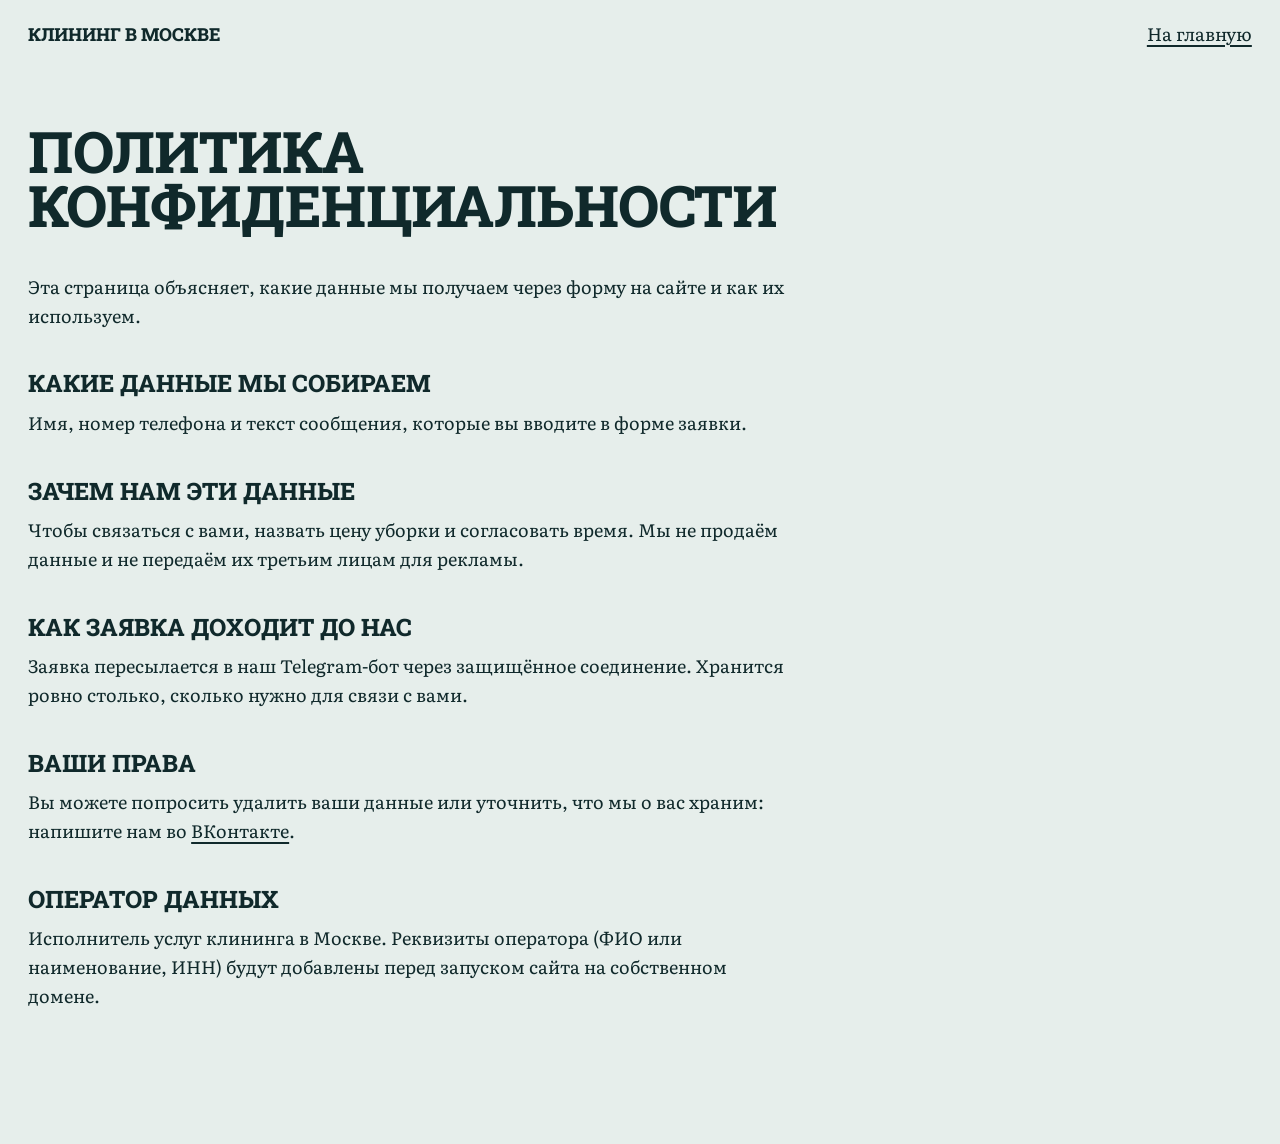
<file: privacy.html>
<!DOCTYPE html>
<html lang="ru">
<head>
<meta charset="UTF-8">
<meta name="viewport" content="width=device-width, initial-scale=1">
<title>Политика конфиденциальности. Клининг в Москве</title>
<meta name="robots" content="noindex">
<link rel="stylesheet" href="styles.css">
<style>
  .doc { max-width: 760px; padding-block: 56px 120px; }
  .doc h1 { font-size: var(--s-head); margin-bottom: 40px; }
  .doc h2 { font-family: var(--display); text-transform: uppercase; font-weight: 800; font-size: var(--s-lead); margin: 40px 0 12px; line-height: 1.1; }
  .doc p { margin-bottom: 14px; }
</style>
</head>
<body>
<header class="header"><div class="wrap header__inner">
  <a class="logo" href="index.html"><span class="logo__name">Клининг в Москве</span></a>
  <a class="link" style="margin-left:auto" href="index.html">На главную</a>
</div></header>
<main class="wrap">
  <div class="doc">
    <h1 class="display">Политика конфиденциальности</h1>
    <p>Эта страница объясняет, какие данные мы получаем через форму на сайте и как их используем.</p>
    <h2>Какие данные мы собираем</h2>
    <p>Имя, номер телефона и текст сообщения, которые вы вводите в форме заявки.</p>
    <h2>Зачем нам эти данные</h2>
    <p>Чтобы связаться с вами, назвать цену уборки и согласовать время. Мы не продаём данные и не передаём их третьим лицам для рекламы.</p>
    <h2>Как заявка доходит до нас</h2>
    <p>Заявка пересылается в наш Telegram-бот через защищённое соединение. Хранится ровно столько, сколько нужно для связи с вами.</p>
    <h2>Ваши права</h2>
    <p>Вы можете попросить удалить ваши данные или уточнить, что мы о вас храним: напишите нам во <a class="link" href="https://vk.ru/club237381401">ВКонтакте</a>.</p>
    <h2>Оператор данных</h2>
    <p>Исполнитель услуг клининга в Москве. Реквизиты оператора (ФИО или наименование, ИНН) будут добавлены перед запуском сайта на собственном домене.</p>
  </div>
</main>
</body>
</html>
</file>
<file: styles.css>
@font-face{font-family:'Literata';font-style:normal;font-weight:400;font-display:swap;src:url(fonts/Literata-400-cyrillic.woff2) format('woff2');unicode-range:U+0301, U+0400-045F, U+0490-0491, U+04B0-04B1, U+2116}
@font-face{font-family:'Literata';font-style:normal;font-weight:400;font-display:swap;src:url(fonts/Literata-400-latin.woff2) format('woff2');unicode-range:U+0000-00FF, U+0131, U+0152-0153, U+02BB-02BC, U+02C6, U+02DA, U+02DC, U+0304, U+0308, U+0329, U+2000-206F, U+20AC, U+2122, U+2191, U+2193, U+2212, U+2215, U+FEFF, U+FFFD}
@font-face{font-family:'Literata';font-style:normal;font-weight:600;font-display:swap;src:url(fonts/Literata-600-cyrillic.woff2) format('woff2');unicode-range:U+0301, U+0400-045F, U+0490-0491, U+04B0-04B1, U+2116}
@font-face{font-family:'Literata';font-style:normal;font-weight:600;font-display:swap;src:url(fonts/Literata-600-latin.woff2) format('woff2');unicode-range:U+0000-00FF, U+0131, U+0152-0153, U+02BB-02BC, U+02C6, U+02DA, U+02DC, U+0304, U+0308, U+0329, U+2000-206F, U+20AC, U+2122, U+2191, U+2193, U+2212, U+2215, U+FEFF, U+FFFD}
@font-face{font-family:'Roboto Slab';font-style:normal;font-weight:800;font-display:swap;src:url(fonts/RobotoSlab-800-cyrillic.woff2) format('woff2');unicode-range:U+0301, U+0400-045F, U+0490-0491, U+04B0-04B1, U+2116}
@font-face{font-family:'Roboto Slab';font-style:normal;font-weight:800;font-display:swap;src:url(fonts/RobotoSlab-800-latin.woff2) format('woff2');unicode-range:U+0000-00FF, U+0131, U+0152-0153, U+02BB-02BC, U+02C6, U+02DA, U+02DC, U+0304, U+0308, U+0329, U+2000-206F, U+20AC, U+2122, U+2191, U+2193, U+2212, U+2215, U+FEFF, U+FFFD}
/* Уборка квартир, Москва. Страница = акт приёмки: бумага на фоне, чек-лист, квитанция. */
:root {
  --ground: #e6eeeb;
  --field: #cfe0db;
  --paper: #ffffff;
  --ink: #10292b;
  --muted: #445d60;
  --accent: #f5c21a;
  --accent-ink: #10292b;

  --display: 'Roboto Slab', 'Rockwell', Georgia, serif;
  --text: 'Literata', Georgia, 'Times New Roman', serif;

  --s-small: 0.875rem;
  --s-body: clamp(1rem, 0.95rem + 0.22vw, 1.125rem);
  --s-lead: clamp(1.25rem, 1.1rem + 0.6vw, 1.5rem);
  --s-head: clamp(2rem, 1.1rem + 3.1vw, 3.75rem);
  --s-huge: clamp(2.25rem, 7vw, 9rem);

  --margin: clamp(16px, 2.2vw, 32px);
  --gap-section: clamp(88px, 11vw, 168px);
  --radius: 0;
  --zig: polygon(0 0,100% 0,100% 100%,95.833% calc(100% - 10px),91.667% 100%,87.5% calc(100% - 10px),83.333% 100%,79.167% calc(100% - 10px),75% 100%,70.833% calc(100% - 10px),66.667% 100%,62.5% calc(100% - 10px),58.333% 100%,54.167% calc(100% - 10px),50% 100%,45.833% calc(100% - 10px),41.667% 100%,37.5% calc(100% - 10px),33.333% 100%,29.167% calc(100% - 10px),25% 100%,20.833% calc(100% - 10px),16.667% 100%,12.5% calc(100% - 10px),8.333% 100%,4.167% calc(100% - 10px),0 100%);
  --stripe: url("data:image/svg+xml,%3Csvg xmlns='http://www.w3.org/2000/svg' width='56' height='56'%3E%3Crect width='28' height='56' fill='%23f5c21a'/%3E%3C/svg%3E");
  --ease: cubic-bezier(0.22, 1, 0.36, 1);
}

*, *::before, *::after { box-sizing: border-box; }
html { scroll-behavior: auto; -webkit-text-size-adjust: 100%; }
body {
  margin: 0;
  background: var(--ground);
  color: var(--ink);
  font-family: var(--text);
  font-size: var(--s-body);
  line-height: 1.6;
  font-variant-numeric: tabular-nums;
  -webkit-font-smoothing: antialiased;
  overflow-x: hidden;
}
img { display: block; max-width: 100%; height: auto; }
a { color: inherit; }
button, input, textarea { font: inherit; color: inherit; }
h1, h2, h3, p, ul, ol, dl, dd, figure { margin: 0; }
ul, ol { padding: 0; list-style: none; }
::selection { background: var(--accent); color: var(--ink); }
:focus-visible { outline: 3px solid var(--ink); outline-offset: 3px; }

.skip { position: absolute; left: var(--margin); top: -80px; background: var(--ink); color: var(--paper); padding: 12px 16px; z-index: 100; }
.skip:focus { top: 12px; }

.wrap { padding-inline: var(--margin); max-width: 1680px; margin-inline: auto; }
.display { font-family: var(--display); font-weight: 800; text-transform: uppercase; letter-spacing: -0.01em; line-height: 0.95; }
.head { font-size: var(--s-head); }
.lead { font-size: var(--s-lead); line-height: 1.45; }
.small { font-size: var(--s-small); }
.muted { color: var(--muted); }
.link { text-decoration: underline; text-decoration-thickness: 2px; text-underline-offset: 4px; }
.link:hover { text-decoration-color: var(--accent); }

/* Кнопка: плоская, квадратная, полоса из листа возвращается при наведении */
.btn {
  display: inline-flex; align-items: center; justify-content: center; gap: 10px;
  min-height: 56px; padding: 0 32px;
  background: var(--accent); color: var(--accent-ink);
  font-family: var(--display); font-weight: 800; text-transform: uppercase; letter-spacing: 0.01em;
  font-size: 1rem; line-height: 1;
  border: 0; border-radius: var(--radius); cursor: pointer; text-decoration: none;
  position: relative; overflow: hidden;
  transition: transform 0.25s var(--ease), background-color 0.25s var(--ease), color 0.25s var(--ease);
}
.btn::after {
  content: ''; position: absolute; left: 0; right: 0; bottom: 0; height: 8px;
  background-image: var(--stripe); background-size: 56px 8px;
  background-color: var(--ink);
  transform: translateY(100%); transition: transform 0.25s var(--ease);
}
.btn:hover::after, .btn:focus-visible::after { transform: translateY(0); }
.btn:active { transform: translateY(2px); }
.btn[disabled] { opacity: 0.6; cursor: default; }
.btn--ink { background: var(--ink); color: var(--paper); }
.btn--block { width: 100%; }

.stripe { height: 56px; background-image: var(--stripe); background-repeat: repeat-x; background-size: 56px 56px; background-color: var(--paper); }
.stripe--thin { height: 8px; background-size: 56px 8px; }

/* ===== Шапка ===== */
.header { position: sticky; top: 0; z-index: 50; background: var(--ground); }
.header__inner { display: flex; align-items: center; gap: 24px; min-width: 0; height: 68px; }
.logo { display: flex; align-items: baseline; gap: 10px; text-decoration: none; flex-shrink: 0; }
.logo__name { font-family: var(--display); font-weight: 800; text-transform: uppercase; font-size: 1.125rem; letter-spacing: 0; line-height: 1; }
.logo__sfx { font-size: var(--s-small); color: var(--muted); }
.nav { display: flex; gap: 28px; margin-left: auto; }
.nav a { white-space: nowrap; text-decoration: none; font-size: var(--s-small); font-weight: 600; padding: 8px 0; position: relative; }
.nav a::after { content: ''; position: absolute; left: 0; right: 0; bottom: 2px; height: 4px; background: var(--accent); transform: scaleX(0); transform-origin: left; transition: transform 0.25s var(--ease); }
.nav a:hover::after, .nav a:focus-visible::after { transform: scaleX(1); }
.header .btn { min-height: 44px; padding: 0 20px; font-size: 0.875rem; }
.burger { display: none; min-height: 44px; padding: 0 16px; background: transparent; border: 0; font-family: var(--display); font-weight: 800; text-transform: uppercase; font-size: 0.875rem; cursor: pointer; }
.menu { display: none; }

/* ===== Первый экран: карточка-лист рядом с комнатой ===== */
.hero { display: grid; grid-template-columns: 1fr 1fr; gap: 12px; padding: 0 12px 12px; align-items: start; }
.hero__card { background: var(--paper); display: flex; flex-direction: column; min-height: calc(100vh - 80px); min-height: calc(100svh - 80px); }
.hero__body { flex: 1; display: flex; flex-direction: column; align-items: center; justify-content: center; text-align: center; padding: 56px clamp(24px, 4vw, 72px) 40px; gap: 24px; }

.hero h1 { font-size: var(--s-head); }
.hero__lead { max-width: 36ch; font-size: var(--s-body); }
.hero__links { display: flex; flex-wrap: wrap; justify-content: center; gap: 8px 28px; padding: 0 24px 28px; font-size: var(--s-small); font-weight: 600; }
.hero__links a { padding: 10px 0; }
.hero__room { position: sticky; top: 80px; height: calc(100vh - 92px); height: calc(100svh - 92px); min-height: 360px; background: var(--field); overflow: hidden; margin: 0; }
.hero__room img { position: absolute; top: 0; right: 0; bottom: 0; left: 0; width: 100%; height: 100%; object-fit: contain; opacity: 0; transition: opacity 1.6s ease; }
.hero__room img.is-on { opacity: 1; }
.hero__fine { max-width: 36ch; }

/* ===== Разделы ===== */
.section { padding-block: var(--gap-section); }
.section--field { background: var(--field); }
.grid12 { display: grid; grid-template-columns: repeat(12, minmax(0, 1fr)); column-gap: 24px; }

/* intro */
.intro { padding-block: clamp(72px, 9vw, 140px) clamp(72px, 9vw, 120px); }
.intro__top { align-items: end; row-gap: 24px; }
.intro__top h2 { grid-column: 1 / 8; font-size: var(--s-head); }
.intro__top p { grid-column: 9 / 13; }
.facts { display: flex; justify-content: space-between; gap: 32px 24px; margin-top: clamp(56px, 8vw, 120px); }
.fact { flex: 1 1 0; max-width: 420px; }
.fact__price { font-family: var(--display); font-weight: 800; font-size: var(--s-head); line-height: 1; letter-spacing: -0.01em; }
.fact__price small { font-size: var(--s-lead); font-weight: 800; margin-right: 6px; }
.fact__name { margin-top: 12px; font-family: var(--display); font-weight: 800; text-transform: uppercase; font-size: var(--s-lead); line-height: 1.1; }
.fact__note { margin-top: 8px; color: var(--muted); }

/* как проходит: маршрутный лист */
.how { align-items: start; row-gap: 40px; }
.how__text { grid-column: 1 / 6; position: sticky; top: 108px; }
.how__text h2 { font-size: var(--s-head); margin-bottom: 24px; }
.how__text p { max-width: 30ch; }
.slip { background: var(--paper); padding: 32px 32px 56px; clip-path: var(--zig); }
.how .slip { grid-column: 7 / 13; width: 100%; max-width: 560px; justify-self: end; }
.slip__title { text-align: center; font-family: var(--display); font-weight: 800; text-transform: uppercase; font-size: var(--s-lead); margin-bottom: 8px; }
.slip__group { margin-top: 28px; font-weight: 600; }
.row { display: flex; align-items: baseline; gap: 10px; margin-top: 12px; }
.row__dots { flex: 1; min-width: 16px; border-bottom: 4px dotted var(--muted); opacity: 0.45; transform: translateY(-4px); }
.row__val { white-space: nowrap; font-weight: 600; text-align: right; }
.row__what { max-width: 62%; }
.slip__result { display: flex; justify-content: space-between; align-items: center; gap: 16px; margin: 28px -32px 0; padding: 14px 32px; background: var(--ink); color: var(--paper); min-height: 52px; font-weight: 600; }

/* расчёт: квитанция */
.calc { align-items: start; row-gap: 40px; }
.calc__form { grid-column: 1 / 8; }
.calc__form h2 { font-size: var(--s-head); margin-bottom: 20px; }
.calc__form > p { max-width: 46ch; margin-bottom: 32px; }
fieldset { border: 0; margin: 0 0 28px; padding: 0; min-width: 0; }
legend { padding: 0; margin-bottom: 12px; font-family: var(--display); font-weight: 800; text-transform: uppercase; font-size: var(--s-small); letter-spacing: 0.02em; }
.opts { display: grid; gap: 8px; }
.opts--kinds { grid-template-columns: repeat(3, minmax(0, 1fr)); }
.opts--rooms { grid-template-columns: repeat(4, minmax(0, 1fr)); }
.opt { position: relative; }
.opt input[type="radio"], .opt input[type="checkbox"] { position: absolute; opacity: 0; top: 0; left: 0; width: 100%; height: 100%; margin: 0; cursor: pointer; }
.opt label { display: flex; flex-direction: column; justify-content: center; gap: 2px; min-height: 64px; padding: 12px 16px; background: var(--paper); cursor: pointer; transition: background-color 0.2s var(--ease), transform 0.2s var(--ease); }
.opt label span { font-size: var(--s-small); color: var(--muted); }
.opt label b { font-weight: 600; }
.opt input:checked + label { background: var(--ink); color: var(--paper); }
.opt input:checked + label span { color: #c9d9d6; }
.opt input:focus-visible + label { outline: 3px solid var(--accent); outline-offset: 3px; }
.opt:hover label { transform: translateY(-2px); }
.opts--extras { grid-template-columns: repeat(2, minmax(0, 1fr)); }
.opts--extras label { flex-direction: row; justify-content: space-between; align-items: center; gap: 12px; min-height: 56px; }
.opts--extras input:checked + label { background: var(--accent); color: var(--accent-ink); }
.opts--extras input:checked + label span { color: var(--ink); }
.opts--extras input:disabled + label { background: var(--field); color: var(--muted); cursor: default; }
.opts--extras input:disabled:checked + label { background: var(--accent); color: var(--accent-ink); opacity: 0.7; }
.calc__note { margin-top: 4px; max-width: 60ch; }
caption { max-width: 60ch; }
.calc .slip { grid-column: 9 / 13; position: sticky; top: 100px; }
.slip__rows { margin-top: 20px; min-height: 120px; }
.slip__bar { height: 4px; background: var(--ink); margin: 24px 0 16px; }
.slip__total { display: flex; justify-content: space-between; align-items: baseline; gap: 12px; }
.slip__total span { font-weight: 600; }
.slip__total output { font-family: var(--display); font-weight: 800; font-size: 2.75rem; line-height: 1; letter-spacing: -0.01em; }
.slip .btn { margin-top: 28px; }
.slip__fine { margin-top: 14px; color: var(--muted); font-size: var(--s-small); line-height: 1.45; }

/* что входит: акт */
.act__head { display: grid; grid-template-columns: repeat(12, minmax(0, 1fr)); column-gap: 24px; row-gap: 20px; margin-bottom: clamp(40px, 5vw, 72px); align-items: end; }
.act__head h2 { grid-column: 1 / 8; font-size: var(--s-head); }
.act__head p { grid-column: 9 / 13; }
.sheet { background: var(--paper); padding: clamp(16px, 3vw, 48px); overflow-x: auto; }
table { width: 100%; border-collapse: collapse; min-width: 640px; }
th, td { text-align: left; padding: 12px 8px; vertical-align: top; }
thead th { font-family: var(--display); font-weight: 800; text-transform: uppercase; font-size: var(--s-small); letter-spacing: 0.02em; padding-bottom: 20px; }
thead th:not(:first-child), td:not(:first-child) { text-align: center; width: 18%; }
tbody th.zone { background: var(--field); font-family: var(--display); font-weight: 800; text-transform: uppercase; font-size: var(--s-small); padding: 10px 12px; }
tbody tr:not(.zonerow) th[scope="row"] { font-weight: 400; }

.tick { display: inline-block; width: 22px; height: 22px; background: var(--accent); position: relative; vertical-align: middle; }
.tick::after { content: ''; position: absolute; left: 7px; top: 3px; width: 6px; height: 12px; border: solid var(--ink); border-width: 0 3px 3px 0; transform: rotate(40deg); }
.no { color: var(--muted); }

/* отзывы: печатная карточка */
.proof { background: var(--field); overflow: hidden; padding-block: clamp(72px, 9vw, 128px) 0; }
.proof__card { background: var(--paper); width: min(56%, 760px); margin: 0 auto -56px; padding: clamp(28px, 4vw, 56px); text-align: center; transform: rotate(-1.4deg); }
.proof__card h2 { font-family: var(--display); font-weight: 800; text-transform: uppercase; font-size: var(--s-lead); margin-bottom: 20px; }
.proof__card p { max-width: 44ch; margin-inline: auto; color: var(--muted); }
.proof__names { margin: 28px 0; font-size: var(--s-lead); line-height: 1.7; }
.proof__names a { white-space: nowrap; }
.proof__sep { margin-inline: 0.5em; color: var(--muted); }

/* вопросы рядом с высокой фотографией */
.faq { display: grid; grid-template-columns: repeat(12, minmax(0, 1fr)); column-gap: 24px; padding-block: 0; background: var(--ground); }
.faq__text { grid-column: 1 / 6; padding: var(--gap-section) 0 var(--gap-section) var(--margin); }
@media (max-width: 900px) { .faq__text { padding-right: var(--margin); } }
.faq__text h2 { font-size: var(--s-head); margin-bottom: 28px; }
.faq__facts { display: grid; gap: 6px; margin-bottom: 40px; }
.faq__facts b { font-weight: 600; }
details { margin-bottom: 28px; }
summary { list-style: none; cursor: pointer; display: flex; justify-content: space-between; align-items: center; gap: 16px; min-height: 44px; font-size: var(--s-lead); line-height: 1.25; font-weight: 600; }
summary::-webkit-details-marker { display: none; }
summary::after { content: ''; flex: none; width: 10px; height: 10px; border: solid var(--ink); border-width: 0 3px 3px 0; transform: rotate(45deg) translateY(-3px); transition: transform 0.25s var(--ease); }
details[open] summary::after { transform: rotate(-135deg) translateY(-3px); }
details p { margin-top: 10px; color: var(--muted); max-width: 52ch; }
.faq__actions { display: flex; flex-wrap: wrap; gap: 16px 28px; align-items: center; margin-top: 12px; }
.faq__photos { grid-column: 7 / 13; position: relative; padding-bottom: 80px; }
.faq__tall { width: 100%; height: auto; display: block; }

/* контакты */
.contact__grid { align-items: start; row-gap: 40px; }
.contact__text { grid-column: 1 / 7; }
.contact__text h2 { font-size: var(--s-head); margin-bottom: 20px; }
.contact__text > p { max-width: 46ch; margin-bottom: 32px; }
.contact__card { grid-column: 8 / 13; background: var(--paper); padding: 32px; }
.field { display: grid; gap: 6px; margin-bottom: 16px; }
.field label { font-size: var(--s-small); font-weight: 600; }
.field input, .field textarea { width: 100%; padding: 12px 14px; min-height: 52px; background: var(--ground); border: 0; border-radius: 0; }
.field textarea { min-height: 110px; resize: vertical; }
.field input:focus, .field textarea:focus { outline: 3px solid var(--accent); outline-offset: 0; }
.hp { position: absolute; left: -9999px; width: 2px; height: 2px; opacity: 0; }
.form__note { margin-top: 12px; font-size: var(--s-small); color: var(--muted); }
.contact__links { display: grid; gap: 8px; max-width: 420px; }
.contact__links li { display: flex; justify-content: space-between; gap: 12px; }
.contact__links span { color: var(--muted); }

/* подвал: оборот листа */
.footer { background: var(--paper); }
.footer__name { font-family: var(--display); font-weight: 800; text-transform: uppercase; font-size: var(--s-huge); line-height: 0.9; letter-spacing: -0.02em; padding: clamp(32px, 5vw, 64px) var(--margin) 0; white-space: nowrap; overflow: hidden; }
.footer__cols { display: grid; grid-template-columns: repeat(4, minmax(0, 1fr)); gap: 32px 24px; padding: clamp(28px, 4vw, 56px) var(--margin) 24px; }
.footer__cols li { padding: 4px 0; }
.footer__cols li:first-child { font-family: var(--display); font-weight: 800; text-transform: uppercase; font-size: var(--s-small); margin-bottom: 8px; color: var(--muted); }
.footer__cols a { text-decoration: none; }
.footer__cols a:hover { text-decoration: underline; text-decoration-color: var(--accent); text-decoration-thickness: 3px; }
.footer__credits { padding: 8px var(--margin) 32px; font-size: var(--s-small); color: var(--muted); max-width: 62ch; }
.footer__credits a { color: inherit; }

/* появление частей раздела: контент виден всегда, движение только как надбавка */
@keyframes rise-in { from { opacity: 0; transform: translateY(24px); } to { opacity: 1; transform: none; } }
@keyframes rise-tilt { from { opacity: 0; transform: translateY(40px) rotate(-1.4deg); } to { opacity: 1; transform: rotate(-1.4deg); } }
@supports (animation-timeline: view()) {
  @media (prefers-reduced-motion: no-preference) {
    .rise { animation: rise-in linear both; animation-timeline: view(); animation-range: entry 0% entry 40%; }
    .proof__card.rise { animation-name: rise-tilt; }
  }
}

/* ===== Брейкпоинты ===== */
@media (max-width: 1180px) { .nav { gap: 18px; } }
@media (max-width: 1100px) {
  .nav, .header .btn { display: none; }
  .burger { display: inline-flex; align-items: center; margin-left: auto; }
  .menu { display: none; position: absolute; left: 0; right: 0; top: 68px; background: var(--ground); padding: 8px var(--margin) 20px; }
  .menu.is-open { display: grid; }
  .menu a { text-decoration: none; padding: 14px 0; font-size: var(--s-lead); font-weight: 600; }
  .menu .btn { display: inline-flex; margin-top: 12px; font-size: 1rem; }
}
@media (max-width: 900px) {
  .hero { grid-template-columns: 1fr; padding-inline: 12px; }
  .hero__room { order: -1; position: relative; top: 0; height: 52vw; height: 52svh; min-height: 300px; max-height: 520px; }
  .hero__card { min-height: 0; margin-top: -24px; position: relative; z-index: 2; }
  .stripe { height: 40px; }
  .hero__body { padding: 40px 20px 28px; }
  .intro__top h2, .intro__top p { grid-column: 1 / -1; }
  .facts { flex-direction: column; }
  .how__text, .how .slip, .calc__form, .calc .slip, .act__head h2, .act__head p, .faq__text, .faq__photos { grid-column: 1 / -1; }
  .how__text, .calc .slip { position: static; }
  .calc .slip { width: 100%; max-width: 560px; justify-self: start; }
  .how .slip { width: 100%; max-width: 560px; justify-self: start; }
  .proof__card { width: 92%; padding: 28px; }
  .faq { padding: 0; }
  .faq__photos { order: -1; padding-bottom: 0; }
  .faq__text { padding-top: 72px; padding-bottom: 88px; }
  .contact__text, .contact__card { grid-column: 1 / -1; }
  .opts--kinds { grid-template-columns: 1fr; }
  .opts--rooms { grid-template-columns: repeat(2, minmax(0, 1fr)); }
  .opts--extras { grid-template-columns: 1fr; }
  .footer__cols { grid-template-columns: 1fr 1fr; }
}
@media (max-width: 560px) {
  .logo__sfx { display: none; }
  .row__what { max-width: 58%; }
  .slip { padding-inline: 20px; }
  .slip__result { margin-inline: -20px; padding-inline: 20px; }
  .slip__total output { font-size: 2.25rem; }
  .contact__card { padding: 24px; }
}
@media (max-width: 380px) { .burger { padding: 0 8px; } }

@media (prefers-reduced-motion: reduce) {
  .hero__room img { transition: none; }
  .btn, .btn::after, .opt label, .nav a::after { transition: none; }
}

@media (max-width: 560px) {
  .sheet { padding: 12px; overflow-x: visible; }
  table { min-width: 0; }
  th, td { padding: 10px 4px; }
  thead th:not(:first-child) { writing-mode: vertical-rl; transform: rotate(180deg); text-align: left; height: 176px; width: 20%; padding: 4px 0; vertical-align: bottom; }
  thead th:first-child { vertical-align: bottom; }
  thead th:not(:first-child), td:not(:first-child) { width: 20%; }
  .no { font-size: var(--s-small); }
}

/* цены: три листа */
.kinds { display: grid; grid-template-columns: repeat(3, minmax(0, 1fr)); gap: 24px; margin-top: clamp(40px, 5vw, 72px); align-items: stretch; }
.kind { padding-bottom: 48px; background: var(--paper); }
.kind .slip__title { text-align: left; margin-bottom: 4px; }
.kind__from { font-family: var(--display); font-weight: 800; font-size: var(--s-head); line-height: 1; letter-spacing: -0.01em; margin: 8px 0 12px; }
.kind__for { color: var(--muted); margin-bottom: 8px; min-height: 3.2em; }
.kind .row__what { max-width: 58%; }
.kind .slip__group { margin-top: 24px; }
.inc { margin-top: 12px; display: grid; gap: 8px; }
.inc li { position: relative; padding-left: 28px; }
.inc li::before { content: ''; position: absolute; left: 0; top: 0.45em; width: 14px; height: 14px; background: var(--accent); }
.kinds__note { margin-top: 32px; max-width: 72ch; }
.extras-slip { padding-bottom: 48px; }
.extras-slip .row__what { max-width: 60%; }

/* калькулятор: количество */
.opt--qty { display: grid; grid-template-columns: 1fr 76px; gap: 8px; }
.qty { position: relative; z-index: 1; width: 100%; min-height: 64px; padding: 0 10px; background: var(--paper); border: 0; text-align: center; font-size: var(--s-body); }
.qty:disabled { background: var(--field); color: var(--muted); }
.opt--qty input[type="checkbox"] { width: calc(100% - 84px); }

/* галерея */
.gallery { display: grid; grid-template-columns: repeat(12, minmax(0, 1fr)); gap: 24px; margin-top: clamp(40px, 5vw, 72px); }
.g { margin: 0; }
.g img { width: 100%; height: auto; display: block; background: var(--field); }
.g figcaption { padding-top: 10px; }
.g--4 { grid-column: span 4; }
.g--6 { grid-column: span 6; }

@media (max-width: 900px) {
  .kinds { grid-template-columns: 1fr; }
  .kind__for { min-height: 0; }
  .g--4, .g--6 { grid-column: span 6; }
}
@media (max-width: 560px) {
  .g--4, .g--6 { grid-column: 1 / -1; }
  .gallery { gap: 20px; }
}

.h1__main { display: block; }
.h1__sub { display: block; margin-top: 16px; font-family: var(--text); font-weight: 600; text-transform: none; letter-spacing: 0; line-height: 1.25; font-size: var(--s-lead); }
@media (max-width: 900px) { .hero__room { height: 40vw; height: 40svh; min-height: 240px; } }
</file>
